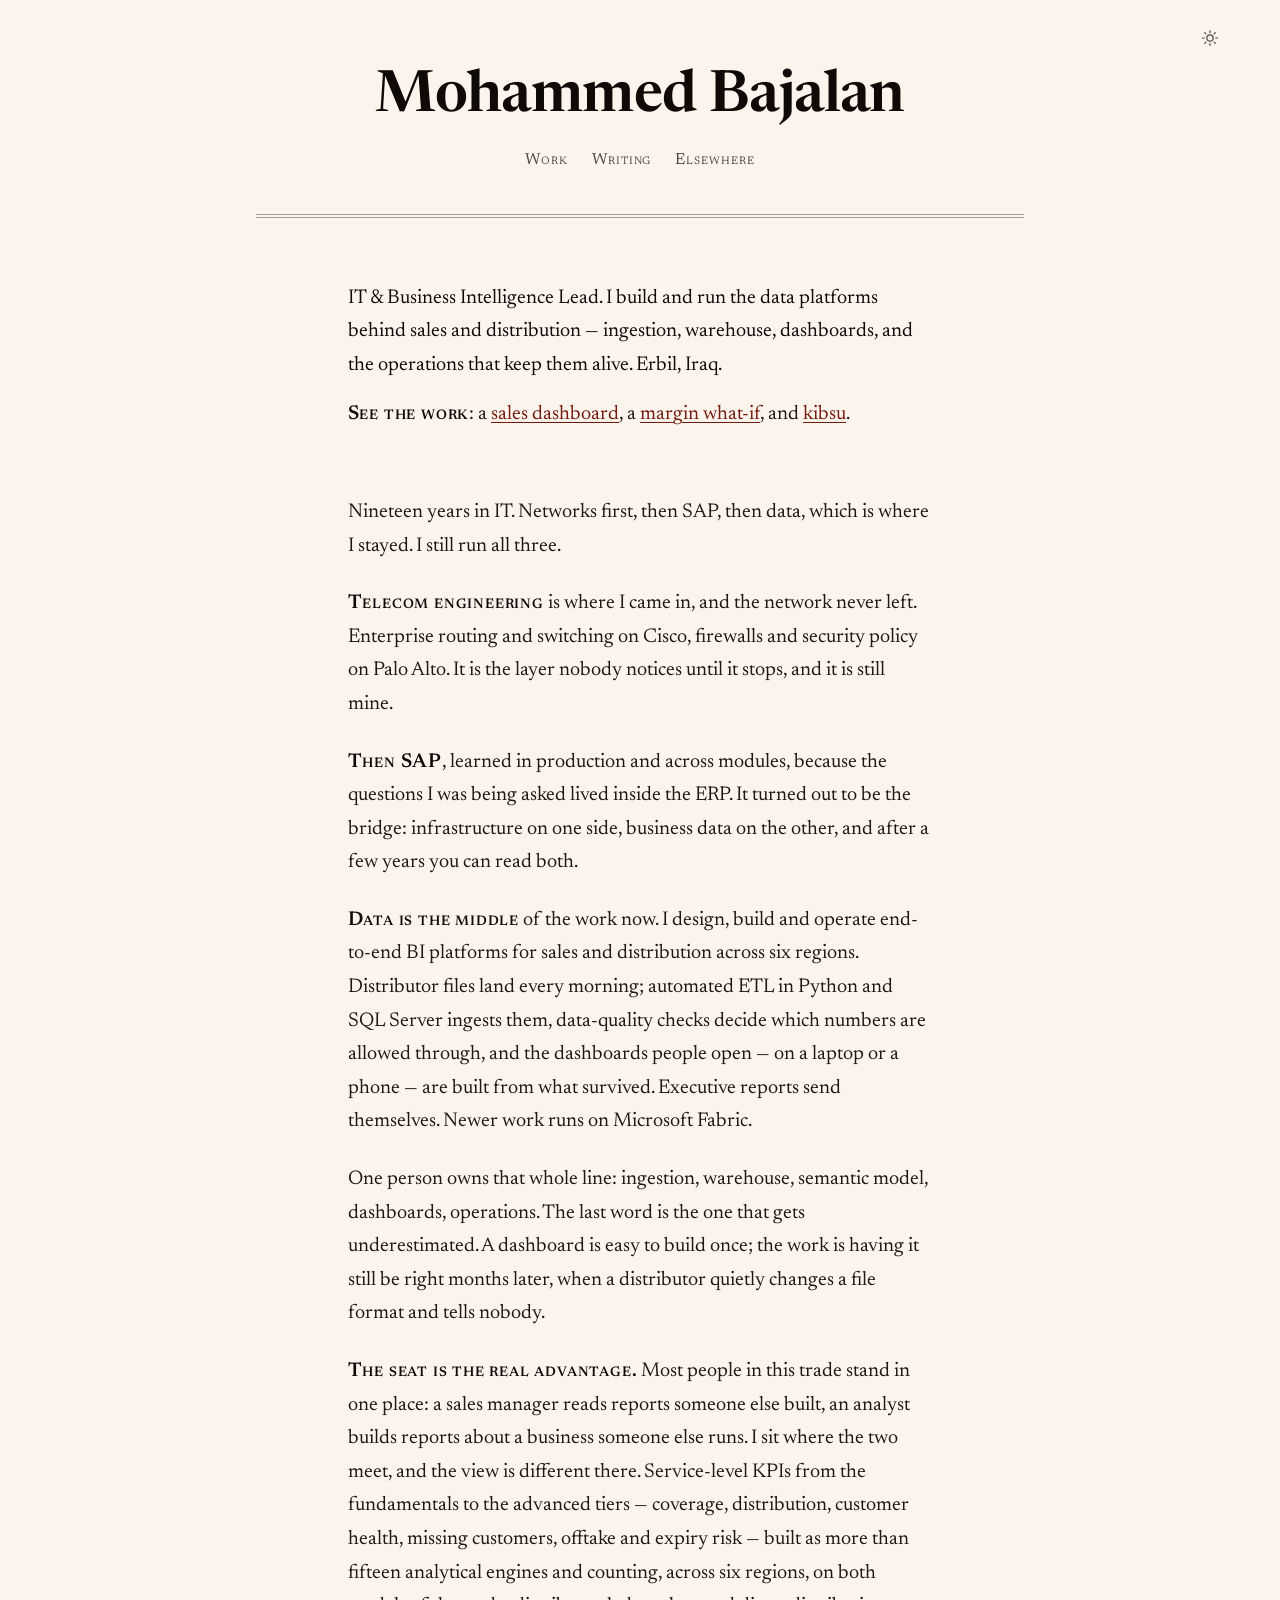
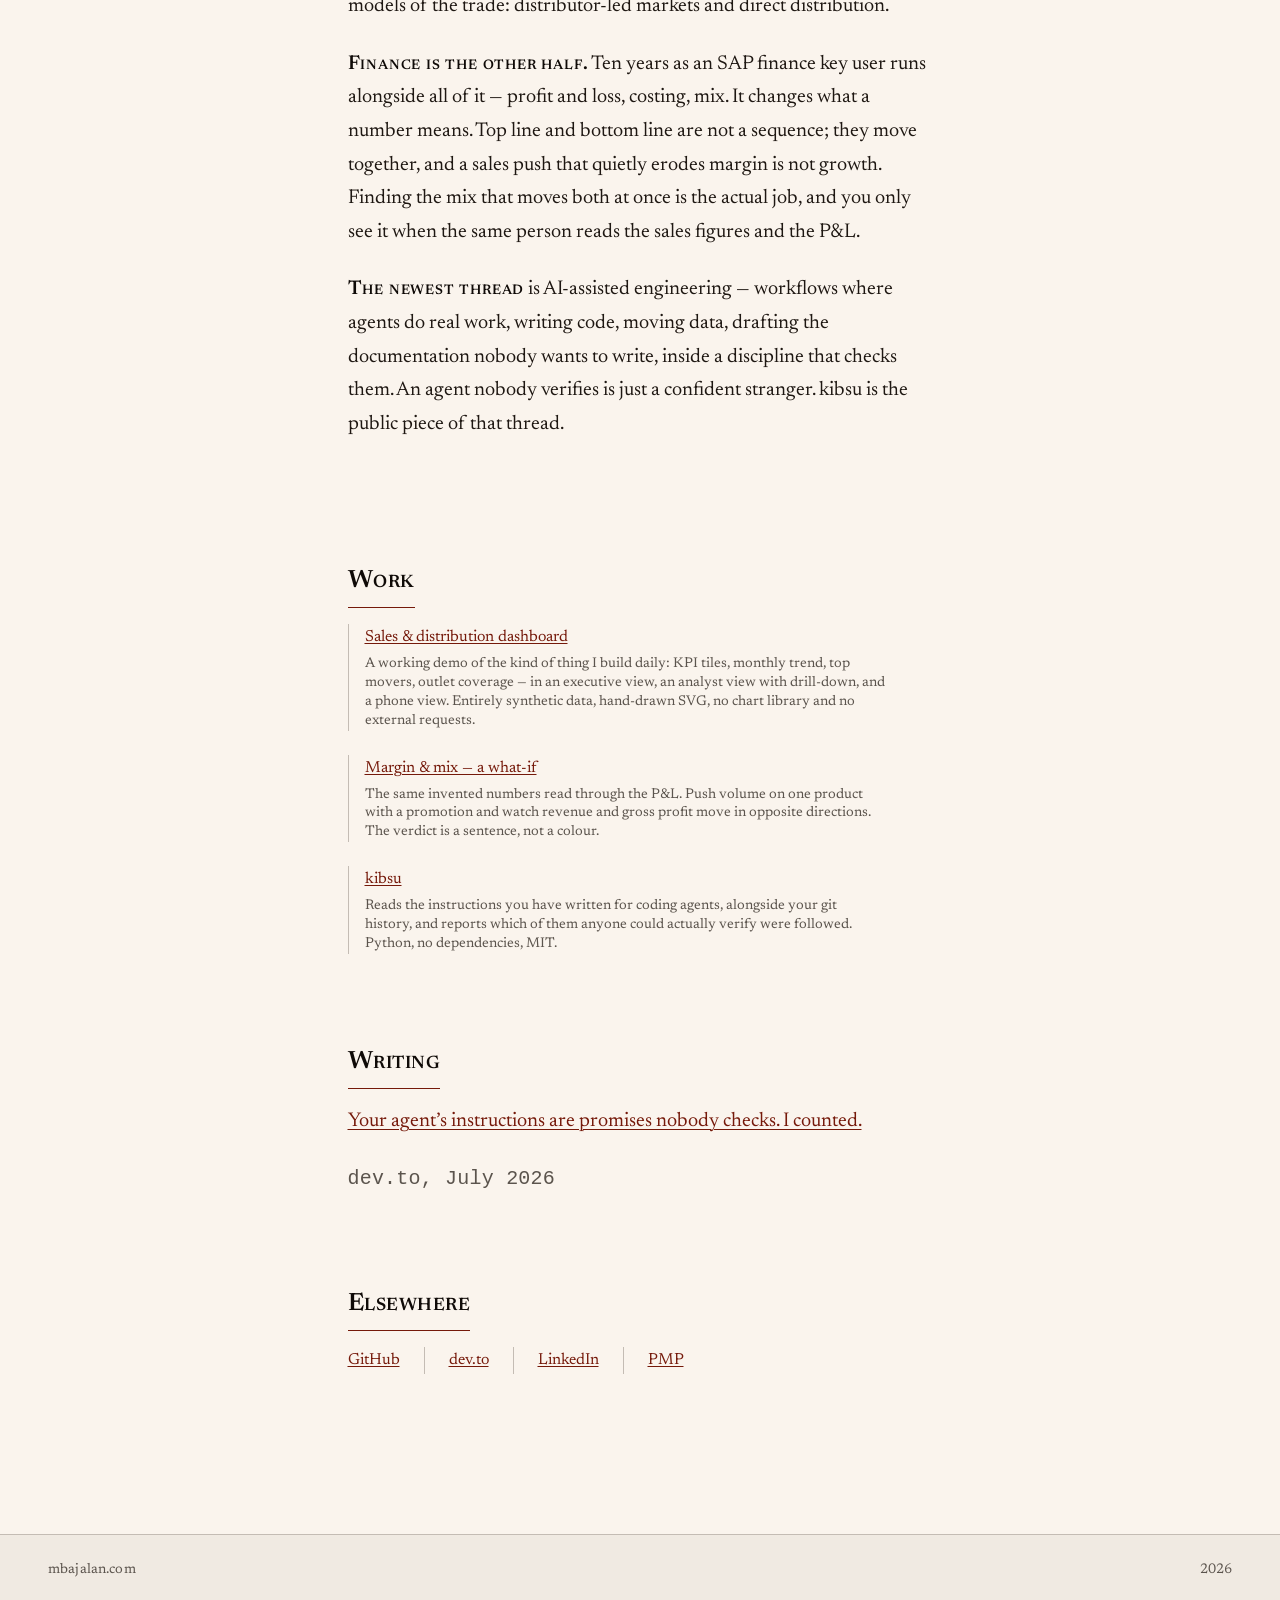
<file: index.html>
<!DOCTYPE html>
<html lang="en">
<head>
<meta charset="UTF-8">
<meta name="viewport" content="width=device-width, initial-scale=1">
<title>Mohammed Bajalan — IT &amp; Business Intelligence Lead</title>
<meta name="description" content="Mohammed Bajalan — IT &amp; Business Intelligence Lead in Erbil, Iraq. Nineteen years across networks, SAP and data. I build and run the BI platforms behind sales and distribution.">
<link rel="canonical" href="https://mbajalan.com/">
<link rel="icon" href="/favicon.svg" type="image/svg+xml">
<link rel="preload" href="/fonts/newsreader-latin.woff2" as="font" type="font/woff2" crossorigin>

<meta property="og:title" content="Mohammed Bajalan">
<meta property="og:description" content="IT &amp; Business Intelligence Lead. Nineteen years across networks, SAP and data. I build and run the BI platforms behind sales and distribution. Erbil, Iraq.">
<meta property="og:url" content="https://mbajalan.com/">
<meta property="og:type" content="website">
<meta property="og:site_name" content="Mohammed Bajalan">
<!-- Absolute URL, and a raster one: no platform accepts an SVG here, and none
     resolves a relative path reliably. The -v1 suffix is the cache handle —
     these are cached by URL, so a new card means a new filename. -->
<meta property="og:image" content="https://mbajalan.com/og/card-home-v1.png">
<meta property="og:image:type" content="image/png">
<meta property="og:image:width" content="1200">
<meta property="og:image:height" content="630">
<meta property="og:image:alt" content="Mohammed Bajalan — IT &amp; Business Intelligence Lead. Nineteen years across networks, SAP and data.">

<meta name="twitter:card" content="summary_large_image">
<meta name="twitter:title" content="Mohammed Bajalan">
<meta name="twitter:description" content="IT &amp; Business Intelligence Lead. Nineteen years across networks, SAP and data. I build and run the BI platforms behind sales and distribution. Erbil, Iraq.">
<meta name="twitter:image" content="https://mbajalan.com/og/card-home-v1.png">
<meta name="twitter:image:alt" content="Mohammed Bajalan — IT &amp; Business Intelligence Lead. Nineteen years across networks, SAP and data.">

<!-- Applies a stored theme before first paint, so a reader who chose dark
     never sees a white flash. The rest of the theming is pure CSS. -->
<script>try{var t=localStorage.getItem('theme');if(t==='dark'||t==='light')document.documentElement.dataset.theme=t}catch(e){}</script>

<link rel="stylesheet" href="tokens.css">
<link rel="stylesheet" href="styles.css">

<script type="application/ld+json">
{
  "@context": "https://schema.org",
  "@type": "Person",
  "name": "Mohammed Bajalan",
  "url": "https://mbajalan.com",
  "sameAs": [
    "https://github.com/M-Bajalan",
    "https://dev.to/mbajalan",
    "https://www.linkedin.com/in/mohammed-bajalan/"
  ],
  "jobTitle": "IT & Business Intelligence Lead",
  "knowsAbout": [
    "Business Intelligence",
    "Data Engineering",
    "ETL",
    "SQL Server",
    "Python",
    "Microsoft Fabric",
    "Data Quality",
    "SAP",
    "Profit & Loss Analysis",
    "Enterprise Networking",
    "Network Security"
  ],
  "hasCredential": {
    "@type": "EducationalOccupationalCredential",
    "name": "Project Management Professional (PMP)",
    "credentialCategory": "certification",
    "recognizedBy": {
      "@type": "Organization",
      "name": "Project Management Institute"
    },
    "url": "https://www.credly.com/badges/4e7bd876-6b02-49ed-9a65-57920fde4434"
  },
  "address": {
    "@type": "PostalAddress",
    "addressLocality": "Erbil",
    "addressCountry": "IQ"
  }
}
</script>
</head>
<body>
<a class="skip-link" href="#main">Skip to content</a>

<header class="nav-mast">
  <h1 class="mast-name">Mohammed Bajalan</h1>
  <nav class="mast-nav" aria-label="Primary">
    <ul>
      <li><a href="#work">Work</a></li>
      <li><a href="#writing">Writing</a></li>
      <li><a href="#elsewhere">Elsewhere</a></li>
    </ul>
  </nav>
  <button class="theme-toggle" type="button" hidden aria-label="Switch theme"></button>
  <hr class="mast-rule" aria-hidden="true">
</header>

<main id="main">
  <article class="prose">
    <p class="lede">IT &amp; Business Intelligence Lead. I build and run the data platforms behind sales and distribution &mdash; ingestion, warehouse, dashboards, and the operations that keep them alive. Erbil, Iraq.</p>

    <p class="see-work"><span class="run-in">See the work</span>: a <a href="/demo/sales/">sales dashboard</a>, a <a href="/demo/margin/">margin what-if</a>, and <a href="/kibsu/">kibsu</a>.</p>

    <p>Nineteen years in IT. Networks first, then SAP, then data, which is where I stayed. I still run all three.</p>

    <p><span class="run-in">Telecom engineering</span> is where I came in, and the network never left. Enterprise routing and switching on Cisco, firewalls and security policy on Palo Alto. It is the layer nobody notices until it stops, and it is still mine.</p>

    <p><span class="run-in">Then SAP</span>, learned in production and across modules, because the questions I was being asked lived inside the ERP. It turned out to be the bridge: infrastructure on one side, business data on the other, and after a few years you can read both.</p>

    <p><span class="run-in">Data is the middle</span> of the work now. I design, build and operate end-to-end BI platforms for sales and distribution across six regions. Distributor files land every morning; automated ETL in Python and SQL Server ingests them, data-quality checks decide which numbers are allowed through, and the dashboards people open &mdash; on a laptop or a phone &mdash; are built from what survived. Executive reports send themselves. Newer work runs on Microsoft Fabric.</p>

    <p>One person owns that whole line: ingestion, warehouse, semantic model, dashboards, operations. The last word is the one that gets underestimated. A dashboard is easy to build once; the work is having it still be right months later, when a distributor quietly changes a file format and tells nobody.</p>

    <p><span class="run-in">The seat is the real advantage.</span> Most people in this trade stand in one place: a sales manager reads reports someone else built, an analyst builds reports about a business someone else runs. I sit where the two meet, and the view is different there. Service-level KPIs from the fundamentals to the advanced tiers &mdash; coverage, distribution, customer health, missing customers, offtake and expiry risk &mdash; built as more than fifteen analytical engines and counting, across six regions, on both models of the trade: distributor-led markets and direct distribution.</p>

    <p><span class="run-in">Finance is the other half.</span> Ten years as an SAP finance key user runs alongside all of it &mdash; profit and loss, costing, mix. It changes what a number means. Top line and bottom line are not a sequence; they move together, and a sales push that quietly erodes margin is not growth. Finding the mix that moves both at once is the actual job, and you only see it when the same person reads the sales figures and the P&amp;L.</p>

    <p><span class="run-in">The newest thread</span> is AI-assisted engineering &mdash; workflows where agents do real work, writing code, moving data, drafting the documentation nobody wants to write, inside a discipline that checks them. An agent nobody verifies is just a confident stranger. kibsu is the public piece of that thread.</p>

    <h2 class="inline" id="work">Work</h2>
    <ul class="work">
      <li>
        <p class="work-name"><a href="/demo/sales/">Sales &amp; distribution dashboard</a></p>
        <span class="work-note">A working demo of the kind of thing I build daily: KPI tiles, monthly trend, top movers, outlet coverage &mdash; in an executive view, an analyst view with drill-down, and a phone view. Entirely synthetic data, hand-drawn SVG, no chart library and no external requests.</span>
      </li>
      <li>
        <p class="work-name"><a href="/demo/margin/">Margin &amp; mix &mdash; a what-if</a></p>
        <span class="work-note">The same invented numbers read through the P&amp;L. Push volume on one product with a promotion and watch revenue and gross profit move in opposite directions. The verdict is a sentence, not a colour.</span>
      </li>
      <li>
        <p class="work-name"><a href="/kibsu/">kibsu</a></p>
        <span class="work-note">Reads the instructions you have written for coding agents, alongside your git history, and reports which of them anyone could actually verify were followed. Python, no dependencies, MIT.</span>
      </li>
    </ul>

    <h2 class="inline" id="writing">Writing</h2>
    <p><a href="https://dev.to/mbajalan/your-agents-instructions-are-promises-nobody-checks-i-counted-22in">Your agent&rsquo;s instructions are promises nobody checks. I counted.</a></p>
    <p class="meta">dev.to, July 2026</p>

    <h2 class="inline" id="elsewhere">Elsewhere</h2>
    <ul class="elsewhere">
      <li><a href="https://github.com/M-Bajalan">GitHub</a></li>
      <li><a href="https://dev.to/mbajalan">dev.to</a></li>
      <li><a href="https://www.linkedin.com/in/mohammed-bajalan/">LinkedIn</a></li>
      <li><a href="https://www.credly.com/badges/4e7bd876-6b02-49ed-9a65-57920fde4434">PMP</a></li>
    </ul>
  </article>
</main>

<footer class="foot-mast">
  <p class="foot-domain">mbajalan.com</p>
  <p class="foot-year">2026</p>
</footer>
<script src="/site.js" defer></script>
</body>
</html>
</file>
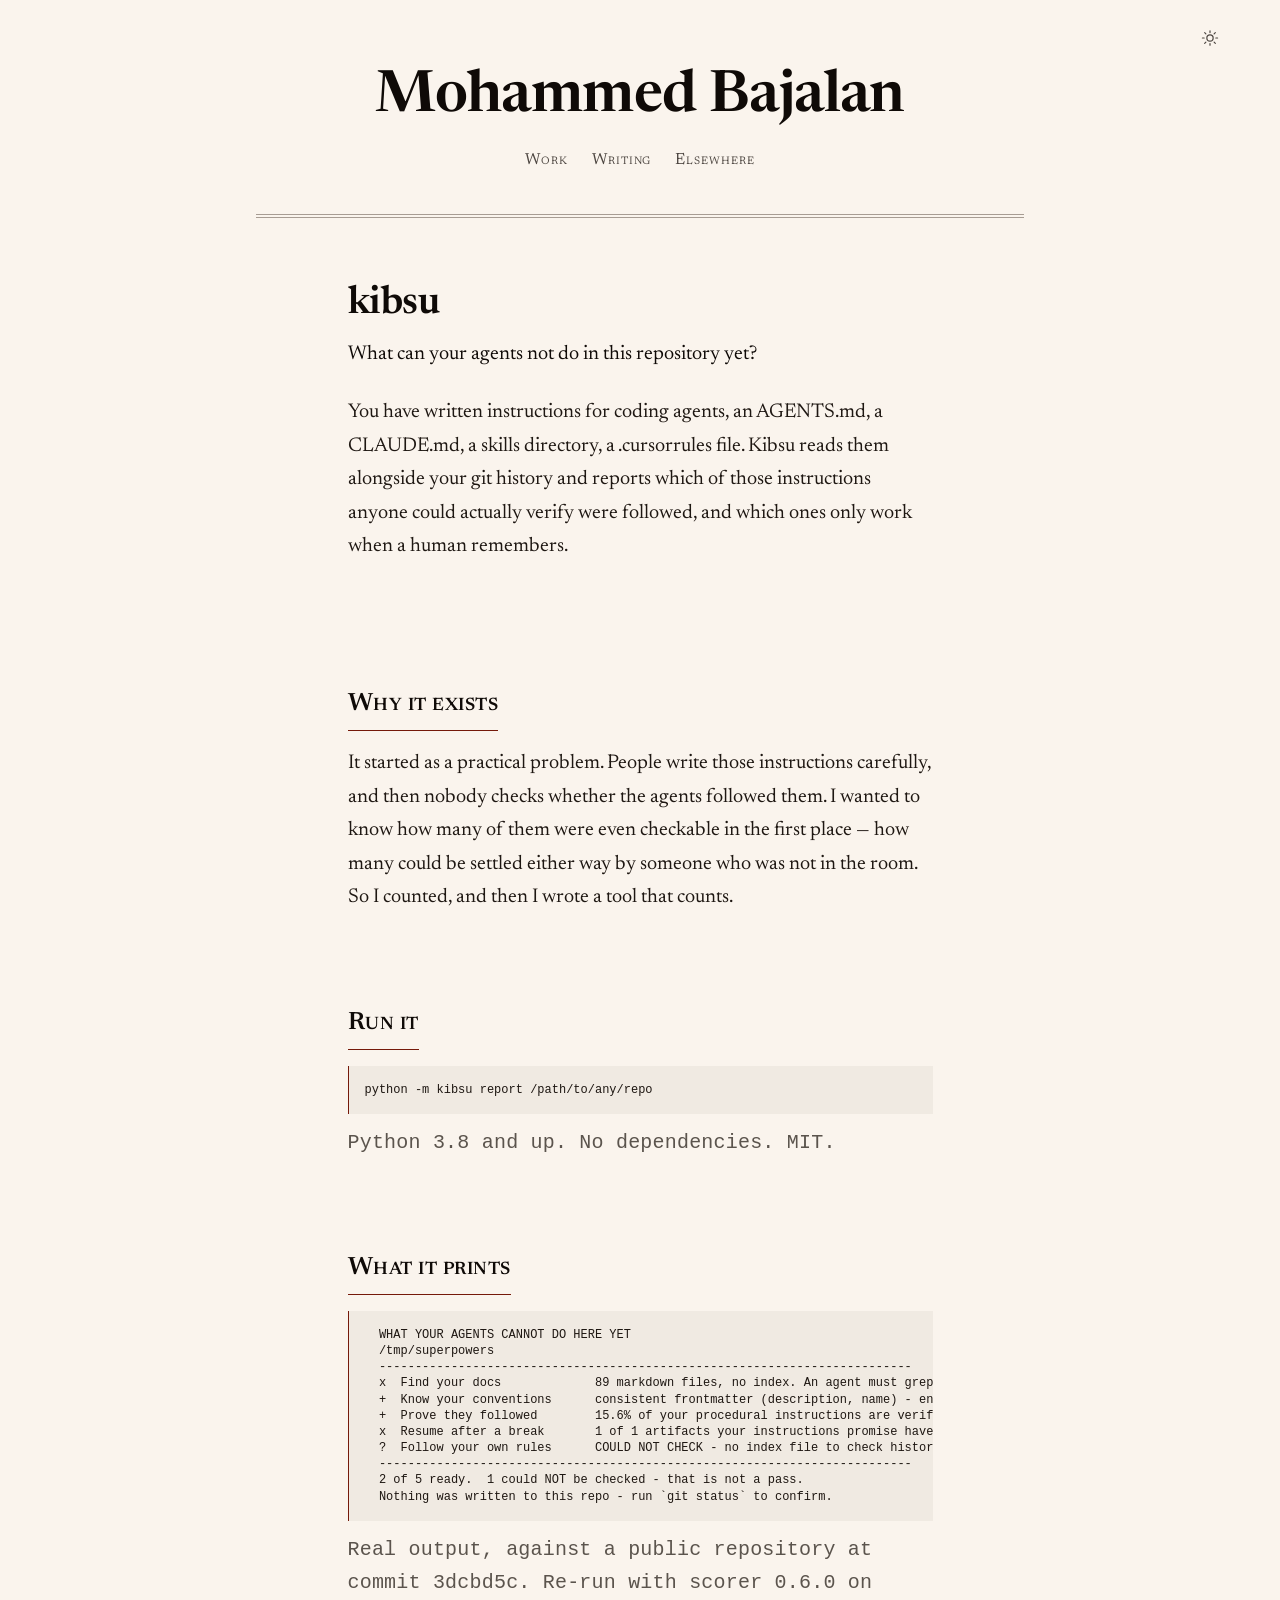
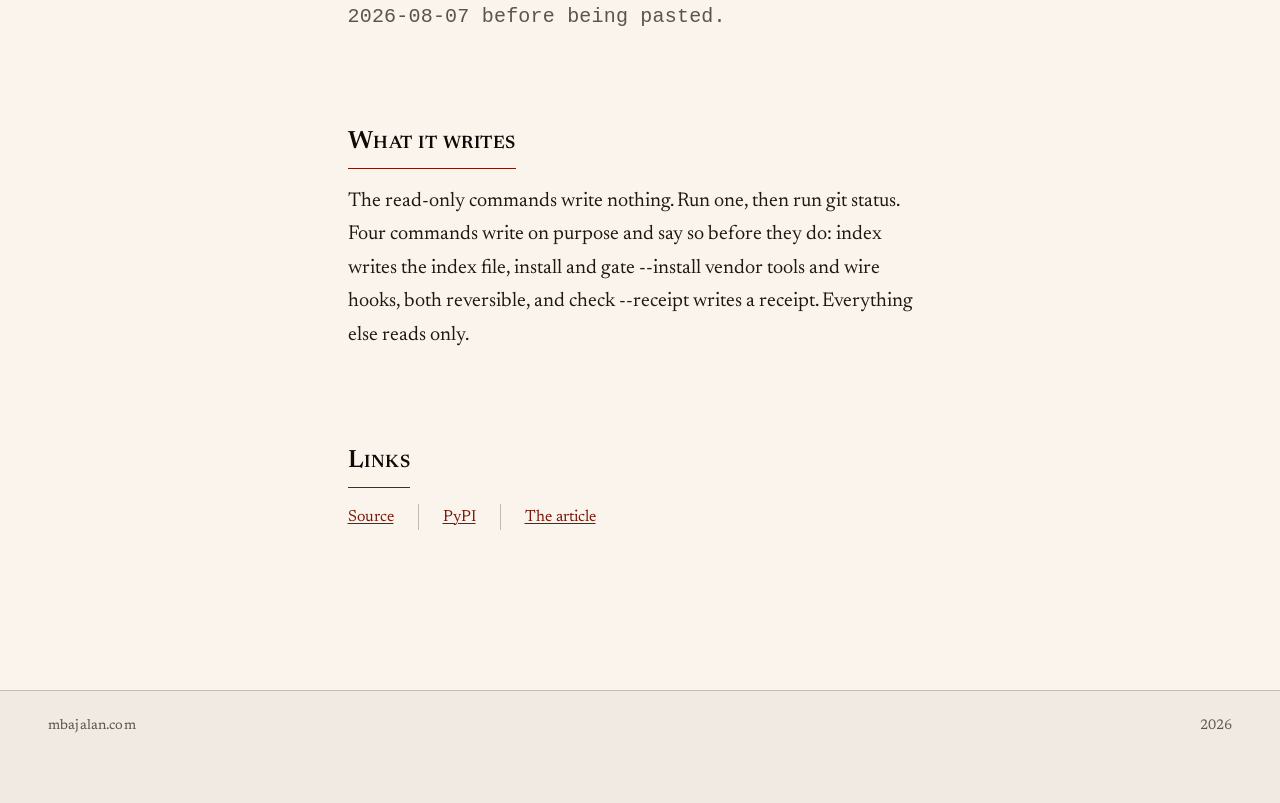
<file: kibsu/index.html>
<!DOCTYPE html>
<html lang="en">
<head>
<meta charset="UTF-8">
<meta name="viewport" content="width=device-width, initial-scale=1">
<title>kibsu — Mohammed Bajalan</title>
<meta name="description" content="Kibsu reads your coding-agent instructions and reports which of them can actually be verified. Open source, no dependencies, MIT.">
<link rel="canonical" href="https://mbajalan.com/kibsu/">
<link rel="icon" href="/favicon.svg" type="image/svg+xml">
<link rel="preload" href="/fonts/newsreader-latin.woff2" as="font" type="font/woff2" crossorigin>

<meta property="og:title" content="kibsu">
<meta property="og:description" content="Reads your coding-agent instructions and reports which of them can actually be verified.">
<meta property="og:url" content="https://mbajalan.com/kibsu/">
<meta property="og:type" content="website">
<meta property="og:site_name" content="Mohammed Bajalan">
<meta property="og:image" content="https://mbajalan.com/og/card-kibsu-v1.png">
<meta property="og:image:type" content="image/png">
<meta property="og:image:width" content="1200">
<meta property="og:image:height" content="630">
<meta property="og:image:alt" content="kibsu — open source, Python, no dependencies, MIT. Reads the instructions written for coding agents and reports which of them could actually be verified.">

<meta name="twitter:card" content="summary_large_image">
<meta name="twitter:title" content="kibsu">
<meta name="twitter:description" content="Reads your coding-agent instructions and reports which of them can actually be verified.">
<meta name="twitter:image" content="https://mbajalan.com/og/card-kibsu-v1.png">
<meta name="twitter:image:alt" content="kibsu — open source, Python, no dependencies, MIT. Reads the instructions written for coding agents and reports which of them could actually be verified.">

<!-- Applies a stored theme before first paint, so a reader who chose dark
     never sees a white flash. The rest of the theming is pure CSS. -->
<script>try{var t=localStorage.getItem('theme');if(t==='dark'||t==='light')document.documentElement.dataset.theme=t}catch(e){}</script>

<link rel="stylesheet" href="/tokens.css">
<link rel="stylesheet" href="/styles.css">

<script type="application/ld+json">
{
  "@context": "https://schema.org",
  "@type": "SoftwareApplication",
  "name": "kibsu",
  "url": "https://mbajalan.com/kibsu/",
  "applicationCategory": "DeveloperApplication",
  "operatingSystem": "Linux, macOS, Windows",
  "license": "https://opensource.org/licenses/MIT",
  "codeRepository": "https://github.com/M-Bajalan/kibsu",
  "downloadUrl": "https://pypi.org/project/kibsu/",
  "programmingLanguage": "Python",
  "description": "Reads your coding-agent instructions and reports which of them can actually be verified.",
  "author": {
    "@type": "Person",
    "name": "Mohammed Bajalan",
    "url": "https://mbajalan.com"
  }
}
</script>
</head>
<body>
<a class="skip-link" href="#main">Skip to content</a>

<header class="nav-mast">
  <p class="mast-name"><a href="/">Mohammed Bajalan</a></p>
  <nav class="mast-nav" aria-label="Primary">
    <ul>
      <li><a href="/#work">Work</a></li>
      <li><a href="/#writing">Writing</a></li>
      <li><a href="/#elsewhere">Elsewhere</a></li>
    </ul>
  </nav>
  <button class="theme-toggle" type="button" hidden aria-label="Switch theme"></button>
  <hr class="mast-rule" aria-hidden="true">
</header>

<main id="main">
  <article class="prose">
    <h1 class="page-title">kibsu</h1>
    <p class="lede">What can your agents not do in this repository yet?</p>

    <p>You have written instructions for coding agents, an AGENTS.md, a CLAUDE.md, a skills directory, a .cursorrules file. Kibsu reads them alongside your git history and reports which of those instructions anyone could actually verify were followed, and which ones only work when a human remembers.</p>

    <h2 class="inline" id="why">Why it exists</h2>
    <p>It started as a practical problem. People write those instructions carefully, and then nobody checks whether the agents followed them. I wanted to know how many of them were even checkable in the first place &mdash; how many could be settled either way by someone who was not in the room. So I counted, and then I wrote a tool that counts.</p>

    <h2 class="inline" id="run">Run it</h2>
    <pre class="cmd">python -m kibsu report /path/to/any/repo</pre>
    <p class="meta">Python 3.8 and up. No dependencies. MIT.</p>

    <h2 class="inline" id="output">What it prints</h2>
    <pre class="output">  WHAT YOUR AGENTS CANNOT DO HERE YET
  /tmp/superpowers
  --------------------------------------------------------------------------
  x  Find your docs             89 markdown files, no index. An agent must grep the tree.
  +  Know your conventions      consistent frontmatter (description, name) - enforceable.
  +  Prove they followed        15.6% of your procedural instructions are verifiable (above the 9.4% public median).
  x  Resume after a break       1 of 1 artifacts your instructions promise have never existed in any commit.
  ?  Follow your own rules      COULD NOT CHECK - no index file to check history against (looked for docs/index.json, .kibsu/index.json, docs/index.json).
  --------------------------------------------------------------------------
  2 of 5 ready.  1 could NOT be checked - that is not a pass.
  Nothing was written to this repo - run `git status` to confirm.</pre>
    <p class="meta">Real output, against a public repository at commit 3dcbd5c. Re-run with scorer 0.6.0 on 2026-08-07 before being pasted.</p>

    <h2 class="inline" id="writes">What it writes</h2>
    <p>The read-only commands write nothing. Run one, then run git status. Four commands write on purpose and say so before they do: index writes the index file, install and gate --install vendor tools and wire hooks, both reversible, and check --receipt writes a receipt. Everything else reads only.</p>

    <h2 class="inline" id="links">Links</h2>
    <ul class="elsewhere">
      <li><a href="https://github.com/M-Bajalan/kibsu">Source</a></li>
      <li><a href="https://pypi.org/project/kibsu/">PyPI</a></li>
      <li><a href="https://dev.to/mbajalan/your-agents-instructions-are-promises-nobody-checks-i-counted-22in">The article</a></li>
    </ul>
  </article>
</main>

<footer class="foot-mast">
  <p class="foot-domain">mbajalan.com</p>
  <p class="foot-year">2026</p>
</footer>
<script src="/site.js" defer></script>
</body>
</html>
</file>
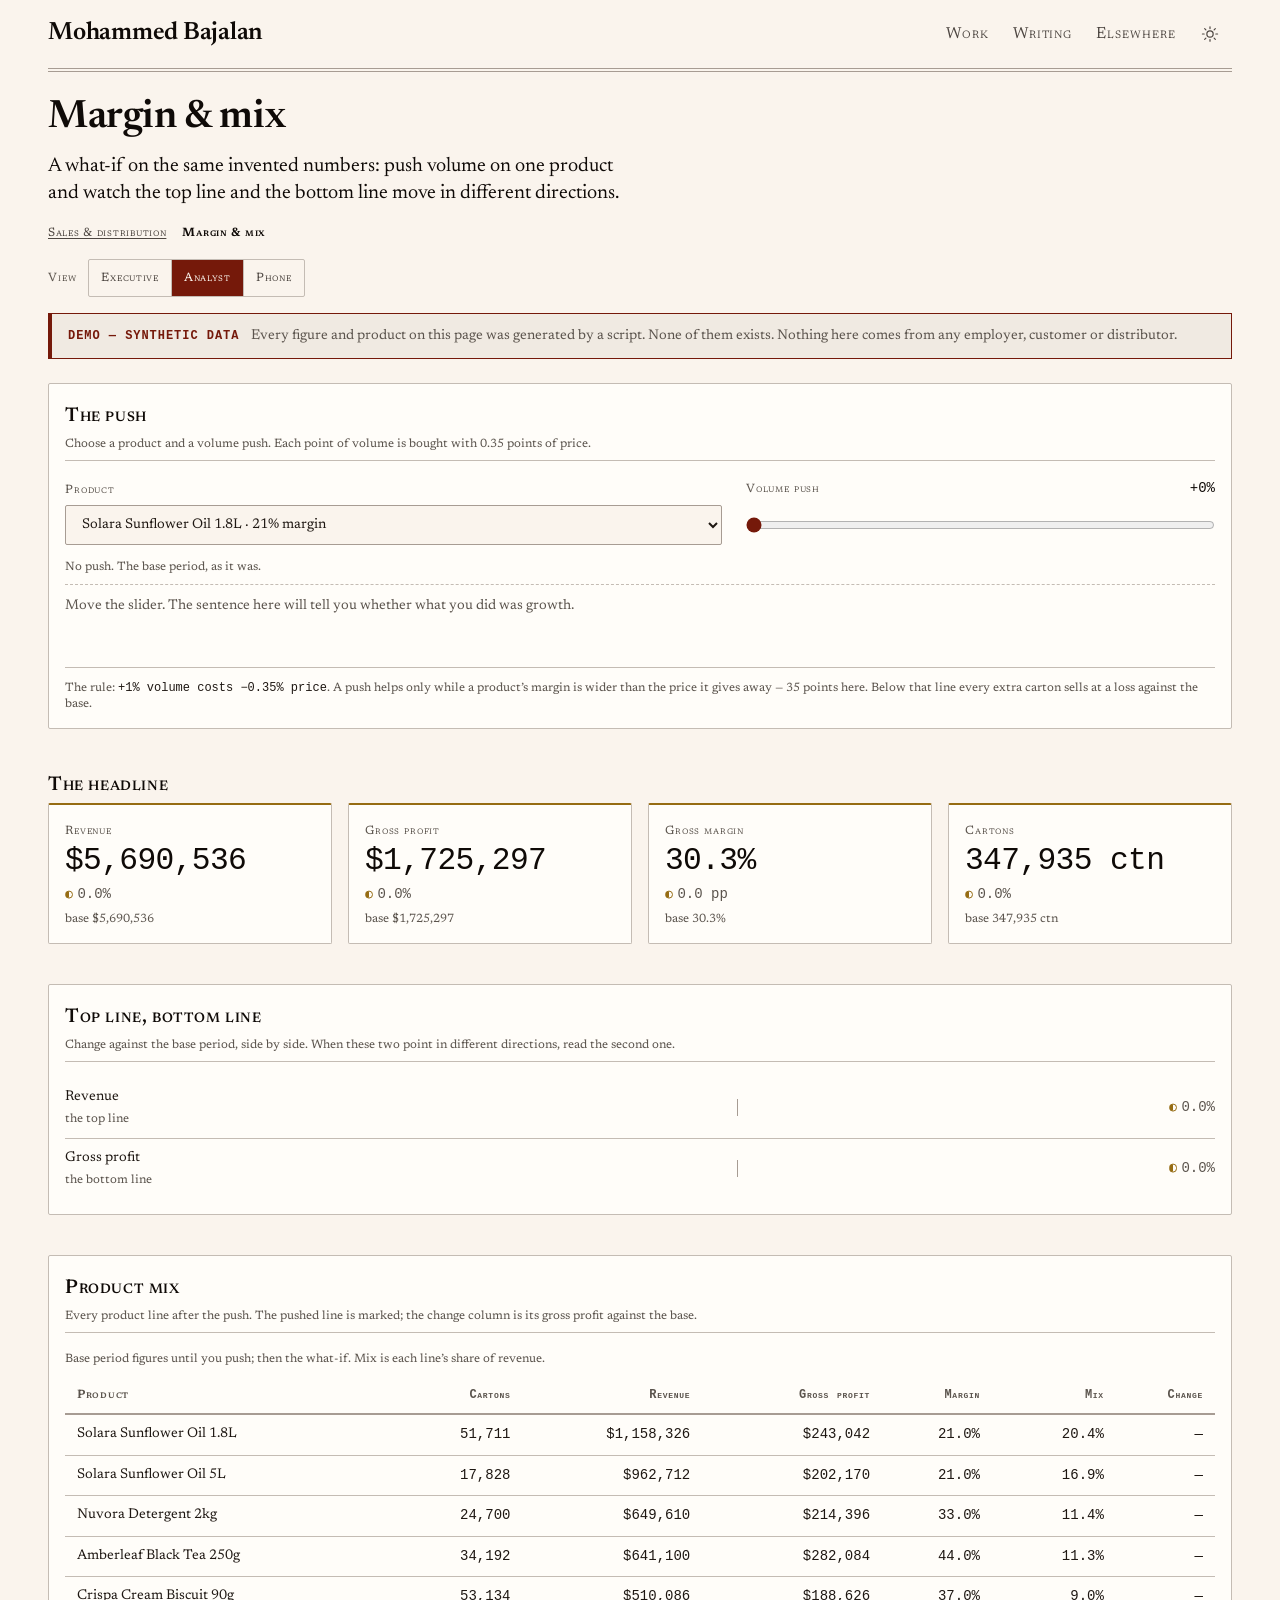
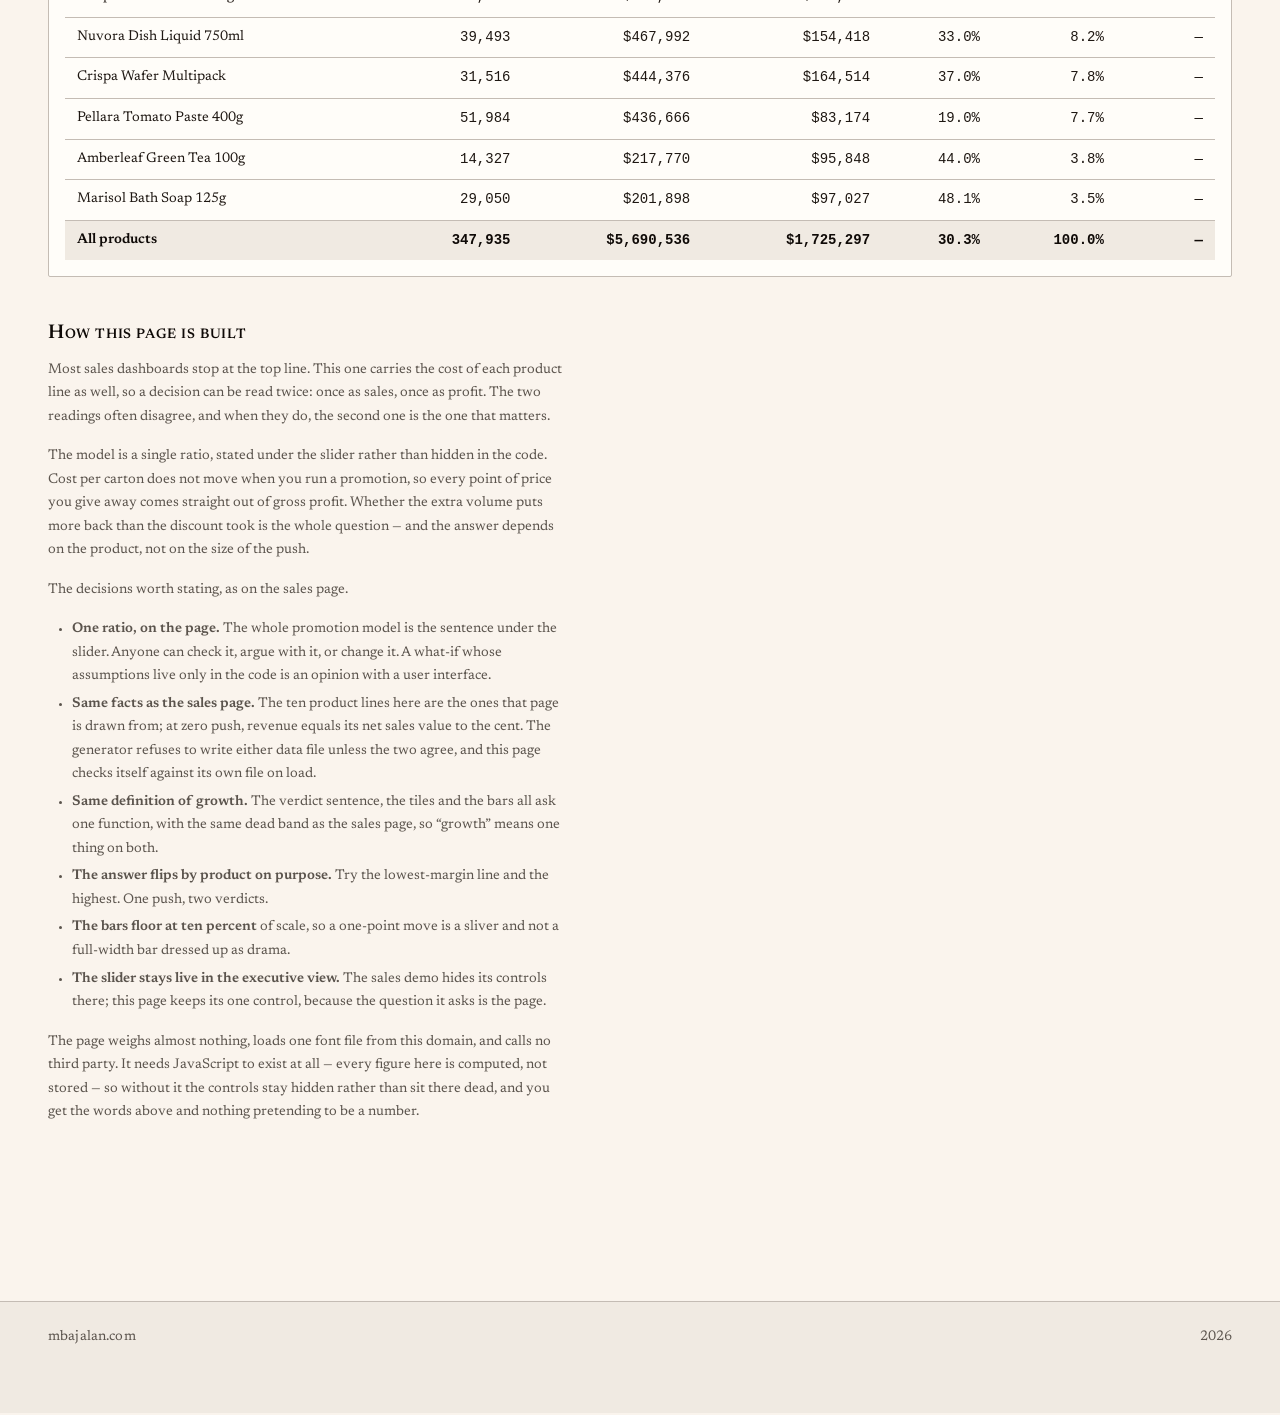
<file: demo/margin/index.html>
<!DOCTYPE html>
<html lang="en" data-themes="light dark terminal">
<head>
<meta charset="UTF-8">
<meta name="viewport" content="width=device-width, initial-scale=1">
<title>Margin &amp; mix — demo what-if — Mohammed Bajalan</title>
<meta name="description" content="A what-if on synthetic data: push volume on one product with a promotion and watch revenue and gross profit move in different directions. The verdict is a sentence, not a colour.">
<link rel="canonical" href="https://mbajalan.com/demo/margin/">
<link rel="icon" href="/favicon.svg" type="image/svg+xml">
<link rel="preload" href="/fonts/newsreader-latin.woff2" as="font" type="font/woff2" crossorigin>

<meta property="og:title" content="Margin &amp; mix — demo what-if">
<meta property="og:description" content="Push volume on one product and watch the top line and the bottom line move in different directions. Synthetic data, no library, no external requests.">
<meta property="og:url" content="https://mbajalan.com/demo/margin/">
<meta property="og:type" content="website">
<meta property="og:site_name" content="Mohammed Bajalan">
<meta property="og:image" content="https://mbajalan.com/og/card-margin-v1.png">
<meta property="og:image:type" content="image/png">
<meta property="og:image:width" content="1200">
<meta property="og:image:height" content="630">
<meta property="og:image:alt" content="Margin and mix — a demo what-if on synthetic data. Push volume on one product and watch revenue and gross profit move in different directions.">

<meta name="twitter:card" content="summary_large_image">
<meta name="twitter:title" content="Margin &amp; mix — demo what-if">
<meta name="twitter:description" content="Push volume on one product and watch the top line and the bottom line move in different directions. Synthetic data, no library, no external requests.">
<meta name="twitter:image" content="https://mbajalan.com/og/card-margin-v1.png">
<meta name="twitter:image:alt" content="Margin and mix — a demo what-if on synthetic data. Push volume on one product and watch revenue and gross profit move in different directions.">

<!-- Applies the stored theme and view before first paint, so a reader who
     chose dark never sees a white flash and a reader who chose the phone
     view never sees the wide layout snap into a frame. The rest of the
     theming is pure CSS. -->
<script>try{var t=localStorage.getItem('theme');if(t==='dark'||t==='light'||t==='terminal')document.documentElement.dataset.theme=t;var q=new URLSearchParams(location.search).get('view')||localStorage.getItem('demo-view');if(q==='executive'||(q==='phone'&&!window.matchMedia('(max-width: 40rem)').matches))document.documentElement.dataset.view=q}catch(e){}</script>

<!-- Nearly everything on this page is drawn or switched on by script: the
     slider and its product list, the tiles, the bars, the view bar, the
     theme switch. Left alone, a browser paints the page first and lets
     those arrive afterwards, each one pushing whatever is under it down the
     screen. So the document is marked as loading here, before anything is
     painted, and the mark comes off the moment the scripts have run.
     dashboard.css keeps the page invisible while it is on. It is set and
     cleared from this one line, so it does not depend on any other file
     arriving, and five seconds is the longest it will wait. With JavaScript
     off it is never set at all. -->
<script>(function(d,r){function show(){r.classList.remove('is-loading')}r.classList.add('is-loading');d.addEventListener('DOMContentLoaded',show);setTimeout(show,5000)})(document,document.documentElement)</script>

<link rel="stylesheet" href="/tokens.css">
<link rel="stylesheet" href="/styles.css">
<link rel="stylesheet" href="/demo/dashboard.css">
<link rel="stylesheet" href="/demo/views.css">
<link rel="stylesheet" href="/demo/terminal.css">
<link rel="stylesheet" href="/demo/motion.css">
<link rel="stylesheet" href="/demo/margin.css">
</head>
<body>
<a class="skip-link" href="#main">Skip to content</a>

<header class="nav-mast nav-mast-running">
  <p class="mast-name"><a href="/">Mohammed Bajalan</a></p>
  <nav class="mast-nav" aria-label="Primary">
    <ul>
      <li><a href="/#work">Work</a></li>
      <li><a href="/#writing">Writing</a></li>
      <li><a href="/#elsewhere">Elsewhere</a></li>
    </ul>
  </nav>
  <button class="theme-toggle" type="button" hidden aria-label="Switch theme"></button>
  <hr class="mast-rule" aria-hidden="true">
</header>

<main id="main">
  <div class="dash">

    <div class="prose-intro prose-intro-hero">
      <h1 class="page-title">Margin &amp; mix</h1>
      <p class="lede">A what-if on the same invented numbers: push volume on one product and watch the top line and the bottom line move in different directions.</p>
      <nav class="demo-nav" aria-label="Demos">
        <a href="/demo/sales/">Sales &amp; distribution</a>
        <span aria-current="page">Margin &amp; mix</span>
      </nav>
    </div>

    <!-- Built by views.js: a small-caps "View" label and three buttons
         (Executive / Analyst / Phone). Ships hidden and empty so there is
         no dead control with JavaScript off. -->
    <div class="view-bar" data-view-bar hidden></div>

    <p class="demo-banner">
      <strong>Demo — synthetic data</strong>
      <span>Every figure and product on this page was generated by a script. None of them exists. Nothing here comes from any employer, customer or distributor.</span>
    </p>

    <section class="panel" aria-labelledby="push-h">
      <div class="panel-head">
        <div>
          <h2 class="panel-title" id="push-h">The push</h2>
          <p class="panel-sub">Choose a product and a volume push. Each point of volume is bought with 0.35 points of price.</p>
        </div>
      </div>

      <!-- Ships hidden and is revealed by margin.js, which is also what
           fills the product list and wires the slider. With JavaScript off
           there is no empty dropdown and no dead slider on the page — the
           same idiom as the theme toggle and the view bar. -->
      <div class="whatif-controls" hidden>
        <div class="whatif-field">
          <label class="whatif-label" for="push-sku">Product</label>
          <select id="push-sku" data-sku></select>
        </div>
        <div class="whatif-field">
          <label class="whatif-label" for="push-range">Volume push <output data-push-out for="push-range">+0%</output></label>
          <input id="push-range" type="range" min="0" max="40" step="1" value="0" data-push aria-describedby="push-readout">
        </div>
      </div>

      <p class="readout" id="push-readout" data-push-readout></p>
      <!-- The answer sits under the question. On a phone the slider and this
           sentence used to be more than a screen apart, so the one thing the
           page exists to say was out of sight while you dragged. -->
      <p class="verdict-line" data-verdict aria-live="polite"></p>
      <p class="whatif-rule">The rule: <strong>+1% volume costs &minus;0.35% price</strong>. A push helps only while a product&rsquo;s margin is wider than the price it gives away &mdash; 35 points here. Below that line every extra carton sells at a loss against the base.</p>
    </section>

    <section aria-labelledby="kpi-h">
      <h2 class="panel-title" id="kpi-h">The headline</h2>
      <div class="kpi-grid" data-kpis></div>
    </section>

    <section class="panel" aria-labelledby="tlbl-h">
      <div class="panel-head">
        <div>
          <h2 class="panel-title" id="tlbl-h">Top line, bottom line</h2>
          <p class="panel-sub">Change against the base period, side by side. When these two point in different directions, read the second one.</p>
        </div>
      </div>
      <div class="movers" data-tlbl></div>
    </section>

    <section class="panel" aria-labelledby="mix-h" data-view-hide="executive">
      <div class="panel-head">
        <div>
          <h2 class="panel-title" id="mix-h">Product mix</h2>
          <p class="panel-sub">Every product line after the push. The pushed line is marked; the change column is its gross profit against the base.</p>
        </div>
      </div>
      <div class="table-wrap">
        <table class="dtable">
          <caption>Base period figures until you push; then the what-if. Mix is each line&rsquo;s share of revenue.</caption>
          <thead>
            <tr>
              <th scope="col">Product</th>
              <th scope="col" class="num">Cartons</th>
              <th scope="col" class="num">Revenue</th>
              <th scope="col" class="num">Gross profit</th>
              <th scope="col" class="num">Margin</th>
              <th scope="col" class="num">Mix</th>
              <th scope="col" class="num">Change</th>
            </tr>
          </thead>
          <tbody data-mix></tbody>
        </table>
      </div>
    </section>

    <section class="dash-note" aria-labelledby="notes-h" data-view-hide="executive phone">
      <h2 id="notes-h">How this page is built</h2>
      <p>Most sales dashboards stop at the top line. This one carries the cost of each product line as well, so a decision can be read twice: once as sales, once as profit. The two readings often disagree, and when they do, the second one is the one that matters.</p>
      <p>The model is a single ratio, stated under the slider rather than hidden in the code. Cost per carton does not move when you run a promotion, so every point of price you give away comes straight out of gross profit. Whether the extra volume puts more back than the discount took is the whole question — and the answer depends on the product, not on the size of the push.</p>
      <p>The decisions worth stating, as on the sales page.</p>
      <ul>
        <li><strong>One ratio, on the page.</strong> The whole promotion model is the sentence under the slider. Anyone can check it, argue with it, or change it. A what-if whose assumptions live only in the code is an opinion with a user interface.</li>
        <li><strong>Same facts as the sales page.</strong> The ten product lines here are the ones that page is drawn from; at zero push, revenue equals its net sales value to the cent. The generator refuses to write either data file unless the two agree, and this page checks itself against its own file on load.</li>
        <li><strong>Same definition of growth.</strong> The verdict sentence, the tiles and the bars all ask one function, with the same dead band as the sales page, so &ldquo;growth&rdquo; means one thing on both.</li>
        <li><strong>The answer flips by product on purpose.</strong> Try the lowest-margin line and the highest. One push, two verdicts.</li>
        <li><strong>The bars floor at ten percent</strong> of scale, so a one-point move is a sliver and not a full-width bar dressed up as drama.</li>
        <li><strong>The slider stays live in the executive view.</strong> The sales demo hides its controls there; this page keeps its one control, because the question it asks is the page.</li>
      </ul>
      <p>The page weighs almost nothing, loads one font file from this domain, and calls no third party. It needs JavaScript to exist at all &mdash; every figure here is computed, not stored &mdash; so without it the controls stay hidden rather than sit there dead, and you get the words above and nothing pretending to be a number.</p>
    </section>

  </div>
</main>

<footer class="foot-mast">
  <p class="foot-domain">mbajalan.com</p>
  <p class="foot-year">2026</p>
</footer>

<script src="/site.js" defer></script>
<script src="/demo/margin-data.js" defer></script>
<script src="/demo/margin.js" defer></script>
<script src="/demo/views.js" defer></script>
<script src="/demo/motion.js" defer></script>
</body>
</html>
</file>
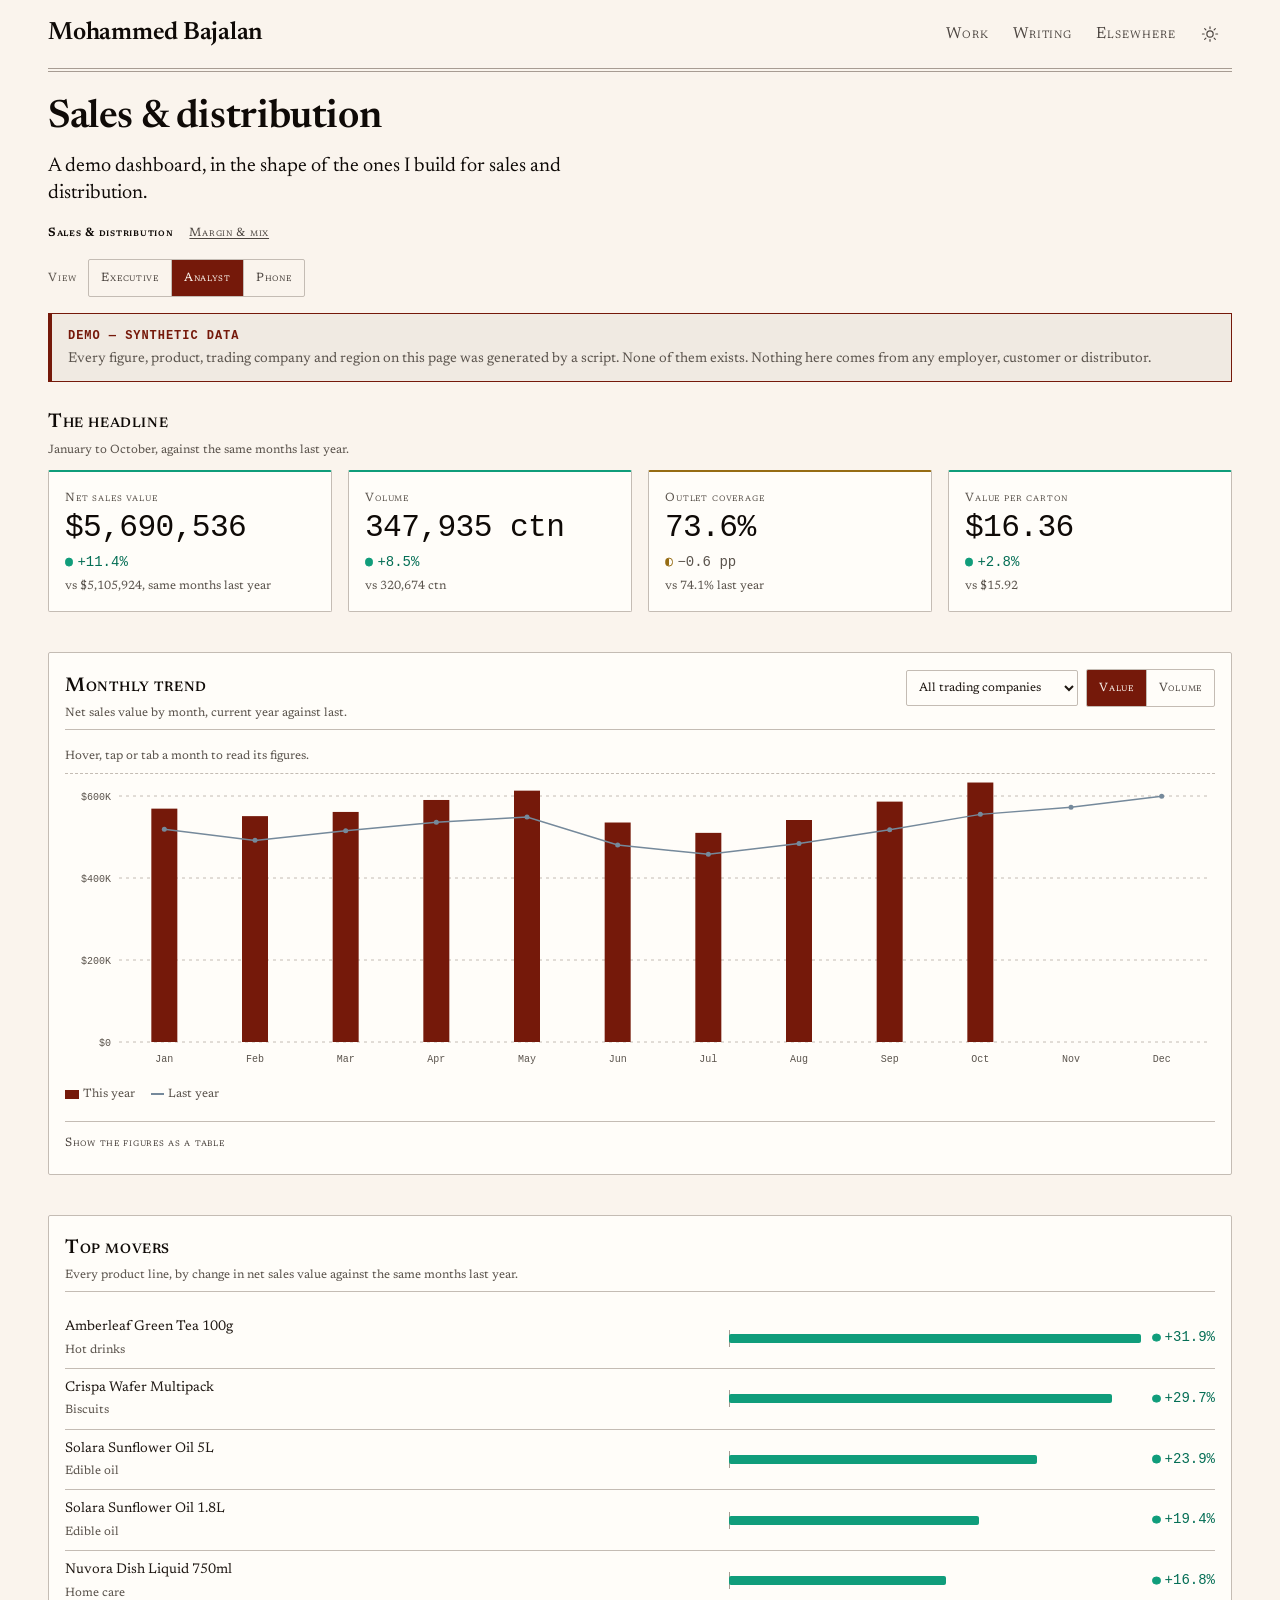
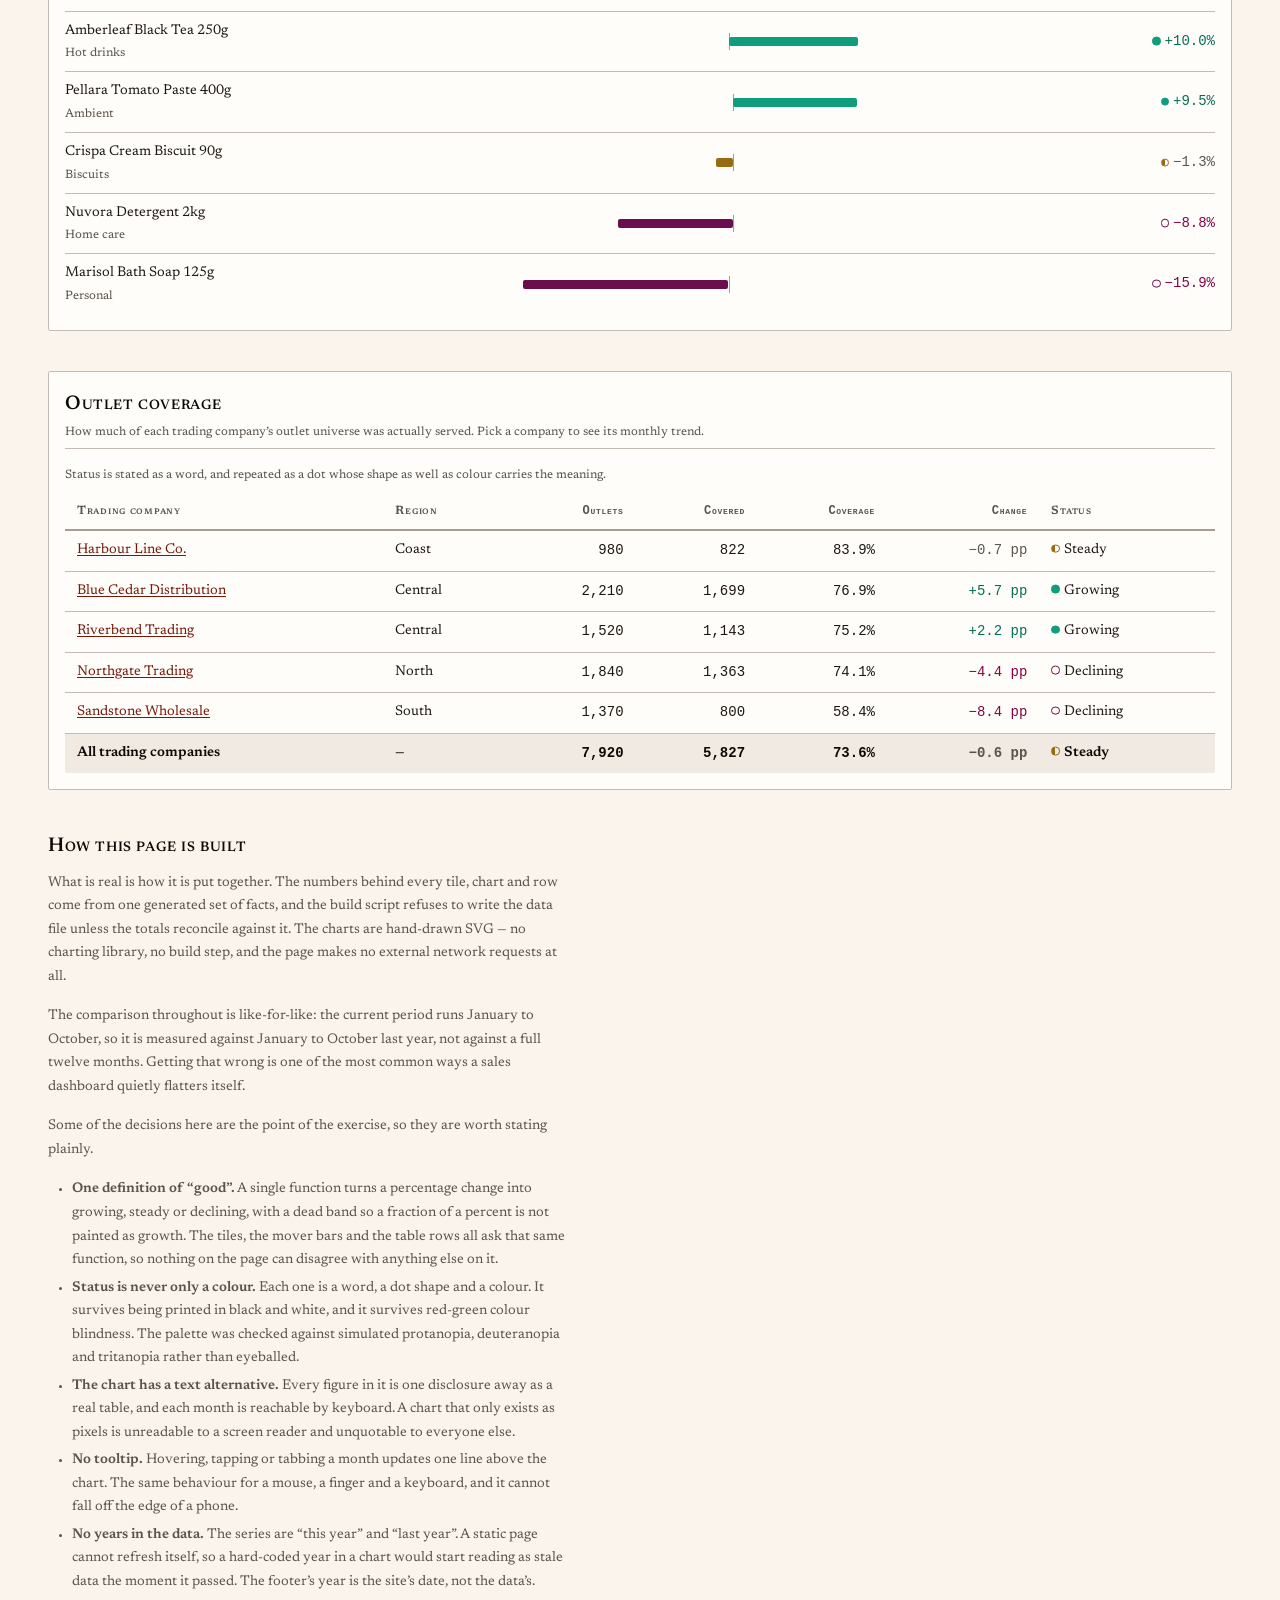
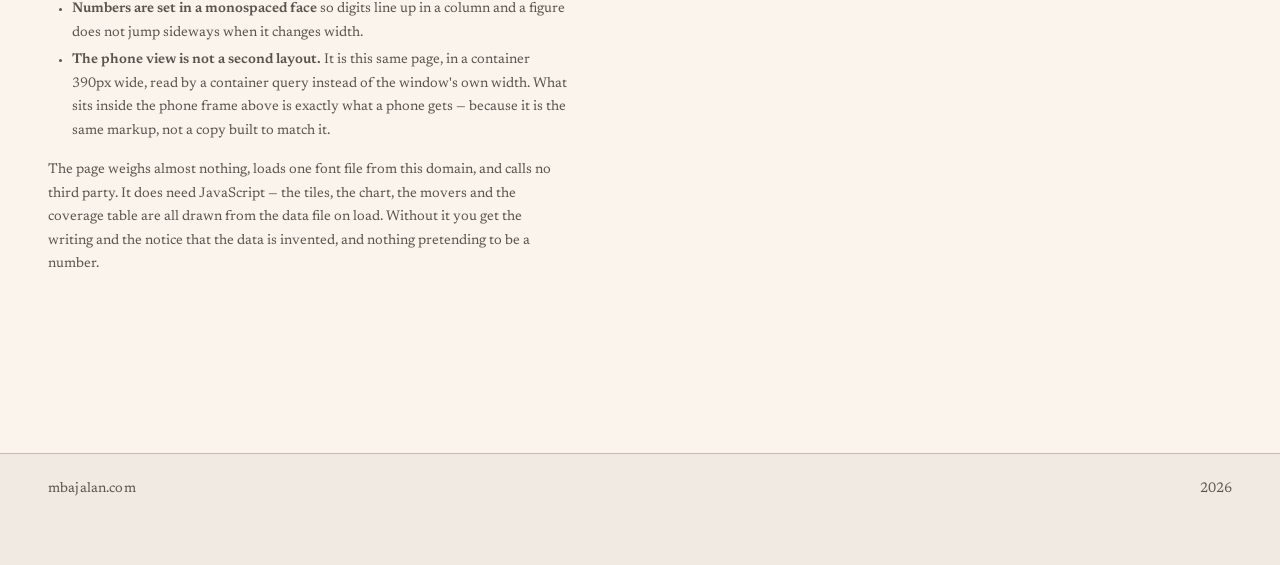
<file: demo/sales/index.html>
<!DOCTYPE html>
<html lang="en" data-themes="light dark terminal">
<head>
<meta charset="UTF-8">
<meta name="viewport" content="width=device-width, initial-scale=1">
<title>Sales &amp; distribution — demo dashboard — Mohammed Bajalan</title>
<meta name="description" content="A working sales-and-distribution dashboard built on entirely synthetic data: KPI tiles, monthly trend, top movers and outlet coverage. No library, no build step, no external requests.">
<link rel="canonical" href="https://mbajalan.com/demo/sales/">
<link rel="icon" href="/favicon.svg" type="image/svg+xml">
<link rel="preload" href="/fonts/newsreader-latin.woff2" as="font" type="font/woff2" crossorigin>

<meta property="og:title" content="Sales &amp; distribution — demo dashboard">
<meta property="og:description" content="A working sales dashboard on 100% synthetic data. Hand-rolled SVG, no chart library, no external requests.">
<meta property="og:url" content="https://mbajalan.com/demo/sales/">
<meta property="og:type" content="website">
<meta property="og:site_name" content="Mohammed Bajalan">
<meta property="og:image" content="https://mbajalan.com/og/card-demo-v1.png">
<meta property="og:image:type" content="image/png">
<meta property="og:image:width" content="1200">
<meta property="og:image:height" content="630">
<meta property="og:image:alt" content="Sales and distribution demo dashboard on synthetic data — KPI tiles, monthly trend, top movers and outlet coverage.">

<meta name="twitter:card" content="summary_large_image">
<meta name="twitter:title" content="Sales &amp; distribution — demo dashboard">
<meta name="twitter:description" content="A working sales dashboard on 100% synthetic data. Hand-rolled SVG, no chart library, no external requests.">
<meta name="twitter:image" content="https://mbajalan.com/og/card-demo-v1.png">
<meta name="twitter:image:alt" content="Sales and distribution demo dashboard on synthetic data — KPI tiles, monthly trend, top movers and outlet coverage.">

<!-- Applies a stored theme, and a stored or linked-in view, before first
     paint, so a reader who chose dark (or terminal) never sees a white
     flash, and a reader who followed a ?view= link never sees the default
     view render first. The rest of theming and viewing is pure CSS, keyed
     off these two attributes; this script only ever sets them. -->
<script>try{var t=localStorage.getItem('theme');if(t==='dark'||t==='light'||t==='terminal')document.documentElement.dataset.theme=t}catch(e){}try{var v=new URLSearchParams(location.search).get('view')||localStorage.getItem('demo-view');if(v==='executive'||(v==='phone'&&!window.matchMedia('(max-width: 40rem)').matches))document.documentElement.dataset.view=v}catch(e){}</script>

<!-- Nearly everything on this page is drawn or switched on by script: the
     tiles, the charts, the view bar, the theme switch. Left alone, a browser
     paints the page first and lets those arrive afterwards, each one pushing
     whatever is under it down the screen. So the document is marked as
     loading here, before anything is painted, and the mark comes off the
     moment the scripts have run. dashboard.css keeps the page invisible
     while it is on. It is set and cleared from this one line, so it does
     not depend on any other file arriving, and five seconds is the longest
     it will wait. With JavaScript off it is never set at all. -->
<script>(function(d,r){function show(){r.classList.remove('is-loading')}r.classList.add('is-loading');d.addEventListener('DOMContentLoaded',show);setTimeout(show,5000)})(document,document.documentElement)</script>

<link rel="stylesheet" href="/tokens.css">
<link rel="stylesheet" href="/styles.css">
<link rel="stylesheet" href="/demo/dashboard.css">
<link rel="stylesheet" href="/demo/views.css">
<link rel="stylesheet" href="/demo/terminal.css">
<link rel="stylesheet" href="/demo/motion.css">
</head>
<body>
<a class="skip-link" href="#main">Skip to content</a>

<header class="nav-mast nav-mast-running">
  <p class="mast-name"><a href="/">Mohammed Bajalan</a></p>
  <nav class="mast-nav" aria-label="Primary">
    <ul>
      <li><a href="/#work">Work</a></li>
      <li><a href="/#writing">Writing</a></li>
      <li><a href="/#elsewhere">Elsewhere</a></li>
    </ul>
  </nav>
  <button class="theme-toggle" type="button" hidden aria-label="Switch theme"></button>
  <hr class="mast-rule" aria-hidden="true">
</header>

<main id="main">
  <div class="dash">

    <div class="prose-intro prose-intro-hero">
      <h1 class="page-title">Sales &amp; distribution</h1>
      <p class="lede">A demo dashboard, in the shape of the ones I build for sales and distribution.</p>
      <nav class="demo-nav" aria-label="Demos">
        <span aria-current="page">Sales &amp; distribution</span>
        <a href="/demo/margin/">Margin &amp; mix</a>
      </nav>
    </div>

    <!-- Built by views.js: a small-caps "View" label and three buttons
         (Executive / Analyst / Phone). Ships hidden and empty so there is
         no dead control with JavaScript off — see the theme-toggle button
         above for the same idiom. -->
    <div class="view-bar" data-view-bar hidden></div>

    <p class="demo-banner demo-banner-stacked">
      <strong>Demo — synthetic data</strong>
      <span>Every figure, product, trading company and region on this page was generated by a script. None of them exists. Nothing here comes from any employer, customer or distributor.</span>
    </p>

    <section aria-labelledby="kpi-h">
      <h2 class="panel-title" id="kpi-h">The headline</h2>
      <p class="panel-sub">January to October, against the same months last year.</p>
      <div class="kpi-grid" data-kpis></div>
    </section>

    <section class="panel" aria-labelledby="trend-h">
      <div class="panel-head">
        <div>
          <h2 class="panel-title" id="trend-h">Monthly trend</h2>
          <p class="panel-sub" data-trend-caption>Net sales value by month, current year against last.</p>
        </div>
        <div class="seg" data-measure hidden role="group" aria-label="Choose measure">
          <button type="button" data-value="value" class="is-on" aria-pressed="true">Value</button>
          <button type="button" data-value="volume" aria-pressed="false">Volume</button>
        </div>
      </div>

      <!-- aria-hidden on purpose. This line is the VISUAL readout; each month
           in the chart is a focusable element carrying the same figures as a
           proper sentence in its aria-label. Making this a live region as
           well would announce a run-on duplicate of what was just read. -->
      <p class="readout" data-trend-readout aria-hidden="true"></p>
      <div class="chart-host" data-trend></div>

      <ul class="legend">
        <li><span class="swatch is-current" aria-hidden="true"></span> This year</li>
        <li><span class="swatch is-prior" aria-hidden="true"></span> Last year</li>
      </ul>

      <details class="data-details">
        <summary>Show the figures as a table</summary>
        <div class="table-wrap">
          <table class="dtable">
            <caption>The same numbers the chart is drawn from.</caption>
            <thead>
              <tr>
                <th scope="col">Month</th>
                <th scope="col" class="num">This year</th>
                <th scope="col" class="num">Last year</th>
                <th scope="col" class="num">Change</th>
              </tr>
            </thead>
            <tbody data-trend-table></tbody>
          </table>
        </div>
      </details>
    </section>

    <section class="panel" aria-labelledby="movers-h">
      <div class="panel-head">
        <div>
          <h2 class="panel-title" id="movers-h">Top movers</h2>
          <p class="panel-sub">Every product line, by change in net sales value against the same months last year.</p>
        </div>
      </div>
      <div class="movers" data-movers></div>
    </section>

    <section class="panel" aria-labelledby="cov-h">
      <div class="panel-head">
        <div>
          <h2 class="panel-title" id="cov-h">Outlet coverage</h2>
          <p class="panel-sub">How much of each trading company&rsquo;s outlet universe was actually served. Pick a company to see its monthly trend.</p>
        </div>
      </div>
      <div class="table-wrap">
        <table class="dtable">
          <caption>Status is stated as a word, and repeated as a dot whose shape as well as colour carries the meaning.</caption>
          <thead>
            <tr>
              <th scope="col">Trading company</th>
              <th scope="col">Region</th>
              <th scope="col" class="num">Outlets</th>
              <th scope="col" class="num">Covered</th>
              <th scope="col" class="num">Coverage</th>
              <th scope="col" class="num">Change</th>
              <th scope="col">Status</th>
            </tr>
          </thead>
          <tbody data-coverage></tbody>
        </table>
      </div>
    </section>

    <section class="dash-note" aria-labelledby="notes-h">
      <h2 id="notes-h">How this page is built</h2>
      <p>What is real is how it is put together. The numbers behind every tile, chart and row come from one generated set of facts, and the build script refuses to write the data file unless the totals reconcile against it. The charts are hand-drawn SVG — no charting library, no build step, and the page makes no external network requests at all.</p>
      <p>The comparison throughout is like-for-like: the current period runs January to October, so it is measured against January to October last year, not against a full twelve months. Getting that wrong is one of the most common ways a sales dashboard quietly flatters itself.</p>
      <p>Some of the decisions here are the point of the exercise, so they are worth stating plainly.</p>
      <ul>
        <li><strong>One definition of &ldquo;good&rdquo;.</strong> A single function turns a percentage change into growing, steady or declining, with a dead band so a fraction of a percent is not painted as growth. The tiles, the mover bars and the table rows all ask that same function, so nothing on the page can disagree with anything else on it.</li>
        <li><strong>Status is never only a colour.</strong> Each one is a word, a dot shape and a colour. It survives being printed in black and white, and it survives red-green colour blindness. The palette was checked against simulated protanopia, deuteranopia and tritanopia rather than eyeballed.</li>
        <li><strong>The chart has a text alternative.</strong> Every figure in it is one disclosure away as a real table, and each month is reachable by keyboard. A chart that only exists as pixels is unreadable to a screen reader and unquotable to everyone else.</li>
        <li><strong>No tooltip.</strong> Hovering, tapping or tabbing a month updates one line above the chart. The same behaviour for a mouse, a finger and a keyboard, and it cannot fall off the edge of a phone.</li>
        <li><strong>No years in the data.</strong> The series are &ldquo;this year&rdquo; and &ldquo;last year&rdquo;. A static page cannot refresh itself, so a hard-coded year in a chart would start reading as stale data the moment it passed. The footer&rsquo;s year is the site&rsquo;s date, not the data&rsquo;s.</li>
        <li><strong>Numbers are set in a monospaced face</strong> so digits line up in a column and a figure does not jump sideways when it changes width.</li>
        <li><strong>The phone view is not a second layout.</strong> It is this same page, in a container 390px wide, read by a container query instead of the window's own width. What sits inside the phone frame above is exactly what a phone gets — because it is the same markup, not a copy built to match it.</li>
      </ul>
      <p>The page weighs almost nothing, loads one font file from this domain, and calls no third party. It does need JavaScript &mdash; the tiles, the chart, the movers and the coverage table are all drawn from the data file on load. Without it you get the writing and the notice that the data is invented, and nothing pretending to be a number.</p>
    </section>

  </div>
</main>

<footer class="foot-mast">
  <p class="foot-domain">mbajalan.com</p>
  <p class="foot-year">2026</p>
</footer>

<script src="/site.js" defer></script>
<script src="/demo/sales-data.js" defer></script>
<script src="/demo/charts.js" defer></script>
<script src="/demo/views.js" defer></script>
<script src="/demo/motion.js" defer></script>
</body>
</html>
</file>
<file: tokens.css>
/* ==========================================================================
   Design tokens — Newsprint
   --------------------------------------------------------------------------
   THEMING, in one paragraph:

   Every colour token below is declared with `light-dark(<light>, <dark>)`,
   so a colour's two values live on ONE line and cannot drift apart. Which
   half is used is decided by `color-scheme`:

     :root                      color-scheme: light dark   -> follows the OS
     :root[data-theme="light"]  color-scheme: light        -> pinned light
     :root[data-theme="dark"]   color-scheme: dark         -> pinned dark

   So "auto" is simply the ABSENCE of a data-theme attribute, and the toggle
   only ever has to add, change, or remove that one attribute. Setting
   `color-scheme` also themes form controls and scrollbars for free.

   Each token has a plain light-only declaration immediately above the
   light-dark() one. Browsers too old for light-dark() ignore the second
   declaration and get the light theme — the same look v1 shipped with.

   Every ratio quoted in the comments was MEASURED, not estimated: oklch was
   converted to sRGB, then to WCAG relative luminance. The status marks were
   additionally checked under simulated protanopia, deuteranopia and
   tritanopia. Gate script and method:
   scratchpad/contrast.py + verify_final.py (2026-08-16).
   ========================================================================== */

/* The one served typeface. Variable: optical size 6-72 (the masthead and the
   body text get different drawings from one file) and weights 400 600. Latin
   subset only -- the site is written in English. swap: text paints in the
   fallback serif at once and re-flows into Newsreader when the file lands. */
@font-face {
  font-family: "Newsreader";
  font-style: normal;
  font-weight: 400 600;
  font-display: swap;
  src: url("/fonts/newsreader-latin.woff2") format("woff2");
  unicode-range: U+0000-00FF, U+0131, U+0152-0153, U+02BB-02BC, U+02C6, U+02DA, U+02DC, U+0304, U+0308, U+0329, U+2000-206F, U+20AC, U+2122, U+2191, U+2193, U+2212, U+2215, U+FEFF, U+FFFD;
}

/* What the reader sees for the moment before Newsreader lands, sized to take
   up the same room. Georgia is about a tenth wider than Newsreader at text
   sizes and a sixth wider in bold, so without this the swap re-wrapped five
   of the home page's nine paragraphs, dropped the masthead from two lines to
   one, and moved everything below it: the page was 183px taller in the
   fallback (measured at 390px wide), a layout shift of 0.10 on a slow
   connection. size-adjust scales the stand-in so the lines break where the
   real face will break them.

   The ratios were measured in the browser, on this site's own text, at the
   sizes each breakpoint actually sets — Newsreader's optical-size axis makes
   it narrower as it gets larger, so one number cannot serve a phone's 16px
   body and a laptop's 20px. Hence the two sets.

   Where there is no local Georgia (Android), the face has no source, the
   browser skips it, and the stack falls through to the system serif exactly
   as before. The stand-in is only ever a stand-in. */
@font-face {
  font-family: "Newsreader Fallback";
  font-style: normal;
  font-weight: 400;
  src: local("Georgia");
  size-adjust: 95%;
}

@font-face {
  font-family: "Newsreader Fallback";
  font-style: normal;
  font-weight: 600;
  src: local("Georgia Bold"), local("Georgia-Bold");
  size-adjust: 85.5%;
}

@media (min-width: 48rem) {
  @font-face {
    font-family: "Newsreader Fallback";
    font-style: normal;
    font-weight: 400;
    src: local("Georgia");
    size-adjust: 91%;
  }

  @font-face {
    font-family: "Newsreader Fallback";
    font-style: normal;
    font-weight: 600;
    src: local("Georgia Bold"), local("Georgia-Bold");
    size-adjust: 89%;
  }
}

:root {
  color-scheme: light dark;
}

:root[data-theme="light"] { color-scheme: light; }
:root[data-theme="dark"]  { color-scheme: dark;  }

:root {
  /* === Colour — Newsprint ================================================
     Light: warm cream paper, warm near-black ink, rust accent.
     Dark:  the same press at night — warm near-black paper, warm off-white
            ink, the rust lifted to stay legible. Not an inversion; the dark
            values were chosen and measured independently.
     ====================================================================== */

  /* Page and surfaces */
  --color-paper: oklch(97% 0.011 75);
  --color-paper: light-dark(oklch(97% 0.011 75), oklch(17% 0.010 62));

  --color-paper-2: oklch(94% 0.013 75);          /* footer band */
  --color-paper-2: light-dark(oklch(94% 0.013 75), oklch(21% 0.011 62));

  --color-surface: oklch(99.5% 0.006 75);        /* cards, panels */
  --color-surface: light-dark(oklch(99.5% 0.006 75), oklch(22.5% 0.012 62));

  /* Rules — decorative dividers, deliberately below 3:1. WCAG 1.4.11 scopes
     non-text contrast to UI components and MEANINGFUL graphics; a hairline
     is neither, and darkening it would destroy the newsprint texture. */
  --color-rule: oklch(80% 0.015 70);
  --color-rule: light-dark(oklch(80% 0.015 70), oklch(32% 0.012 60));

  --color-rule-strong: oklch(70% 0.018 65);      /* double rule under masthead */
  --color-rule-strong: light-dark(oklch(70% 0.018 65), oklch(42% 0.014 58));

  /* Text tiers — all measured >= 4.5:1 on paper, paper-2 and surface */
  --color-neutral: oklch(45% 0.014 65);          /* meta, axis labels  6.8:1 / 7.7:1 */
  --color-neutral: light-dark(oklch(45% 0.014 65), oklch(72% 0.014 68));

  --color-muted: oklch(40% 0.013 60);            /* nav links          8.5:1 / 9.5:1 */
  --color-muted: light-dark(oklch(40% 0.013 60), oklch(78% 0.012 66));

  --color-ink: oklch(21% 0.014 55);              /* body              16.3:1 / 14.6:1 */
  --color-ink: light-dark(oklch(21% 0.014 55), oklch(91% 0.010 75));

  --color-ink-2: oklch(15% 0.012 50);            /* headings          18.0:1 / 17.5:1 */
  --color-ink-2: light-dark(oklch(15% 0.012 50), oklch(97% 0.009 78));

  /* Accent — chroma sits just inside the sRGB gamut at each lightness, so the
     browser renders what is declared instead of silently clipping it. */
  --color-accent: oklch(37% 0.128 32);           /* links             10.2:1 / 8.2:1 */
  --color-accent: light-dark(oklch(37% 0.128 32), oklch(75% 0.130 45));

  --color-accent-2: oklch(30% 0.108 30);         /* hover             13.1:1 / 11.4:1 */
  --color-accent-2: light-dark(oklch(30% 0.108 30), oklch(84% 0.098 52));

  --color-focus: oklch(37% 0.128 32);
  --color-focus: light-dark(oklch(37% 0.128 32), oklch(75% 0.130 45));

  --color-selection: oklch(88% 0.040 45);
  --color-selection: light-dark(oklch(88% 0.040 45), oklch(38% 0.070 40));

  /* === Data colour =======================================================
     Two series only. A sales chart compares THIS period against the LAST
     one, so a five-colour categorical ramp would be decoration pretending
     to be information. Current period takes the accent; the prior period
     recedes to a cool grey-blue.  Separation: dE 0.30 light / 0.23 dark,
     worst-case under simulated CVD 0.40 / 0.26.
     ====================================================================== */
  --series-current: oklch(37% 0.128 32);
  --series-current: light-dark(oklch(37% 0.128 32), oklch(75% 0.130 45));

  --series-prior: oklch(62% 0.036 245);
  --series-prior: light-dark(oklch(62% 0.036 245), oklch(60% 0.040 245));

  /* Status MARKS — dots and fills. Non-text, so 3:1 is the bar, which buys
     the lightness range these hues need to stay apart for red-green colour
     blindness. Worst-case CVD separation 0.21 light / 0.20 dark.
     They are never the only signal: every status also carries a WORD and a
     shape (filled / half / open), so the colour is the fast-scan layer, not
     the meaning. That is WCAG 1.4.1, and it is also just better design. */
  --mark-good: oklch(62% 0.120 170);
  --mark-good: light-dark(oklch(62% 0.120 170), oklch(78% 0.130 158));

  --mark-warn: oklch(56% 0.110 80);
  --mark-warn: light-dark(oklch(56% 0.110 80), oklch(82% 0.130 80));

  /* Light "bad" moved from brick (15°) to wine (345°) on 2026-08-16: the brick sat
     17° from the rust accent, so "declining" and "this year" read as one colour
     two panels apart. Measured after the move: 10.7:1 / 9.8:1 / 11.5:1 on the
     three surfaces; separation from the accent 0.047 -> 0.108; worst-case CVD
     separation from good/warn 0.214 (was 0.216). Dark left as measured. */
  --mark-bad: oklch(36% 0.140 345);
  --mark-bad: light-dark(oklch(36% 0.140 345), oklch(72% 0.140 28));

  /* Status TEXT — deltas. Needs the full 4.5:1, and the +/- sign already
     provides the redundant encoding, so these are tuned for legibility
     rather than for CVD separation. */
  --text-good: oklch(48% 0.094 170);             /* 5.5:1 / 10.1:1 */
  --text-good: light-dark(oklch(48% 0.094 170), oklch(78% 0.130 158));

  --text-bad: oklch(40% 0.160 0);                /* 9.2:1 / 7.3:1 — light moved with the mark, see above */
  --text-bad: light-dark(oklch(40% 0.160 0), oklch(72% 0.140 28));

  /* === Typography ========================================================
     ONE typeface is served, from this domain: Newsreader (SIL Open Font
     License, licence text in /fonts/OFL.txt), as a single latin variable
     file carrying optical size 6-72 and weights 400-600, declared in the
     @font-face block above. Before 2026-08-16 nothing was served and the
     stack fell straight through to the reader's system serif -- the
     personality existed only on paper. The site still calls no third party.
     The mono stack is deliberately left to the system.
     ====================================================================== */
  --font-display: "Newsreader", "Newsreader Fallback", ui-serif, Georgia, "Times New Roman", serif;
  --font-body:    "Newsreader", "Newsreader Fallback", ui-serif, Georgia, "Times New Roman", serif;
  --font-outlier: "JetBrains Mono", ui-monospace, "SFMono-Regular", Menlo, Consolas, monospace;

  --text-xs:   0.75rem;    /* 12px  */
  --text-sm:   0.875rem;   /* 14px  */
  --text-base: 1rem;       /* 16px  */
  --text-md:   1.25rem;    /* 20px  */
  --text-lg:   1.5625rem;  /* 25px  */
  --text-xl:   1.9531rem;  /* 31.25px */
  --text-2xl:  2.4414rem;  /* 39px  */
  --text-mast:  clamp(2.25rem, 5vw + 1rem, 3.625rem);
  --text-title: clamp(1.9531rem, 3vw + 1rem, 2.4414rem);
  --text-kpi:   clamp(1.5625rem, 2.5vw + 0.75rem, 1.9531rem);

  --leading-tight: 1.15;
  --leading-snug:  1.35;
  --leading-body:  1.68;

  /* === Spacing — 4pt scale === */
  --space-3xs: 0.125rem;  /*  2px */
  --space-2xs: 0.25rem;   /*  4px */
  --space-xs:  0.5rem;    /*  8px */
  --space-sm:  0.75rem;   /* 12px */
  --space-md:  1rem;      /* 16px */
  --space-lg:  1.5rem;    /* 24px */
  --space-xl:  2.5rem;    /* 40px */
  --space-2xl: 4rem;      /* 64px */
  --space-3xl: 6rem;      /* 96px */
  --space-4xl: 9rem;      /* 144px */

  /* === Measure / page === */
  --measure: 65ch;
  --measure-wide: 78rem;        /* dashboards break the prose column */
  --page-gutter: clamp(1.25rem, 5vw, 3rem);

  /* === Rules === */
  --rule-hair: 1px;
  --rule-thick: 2px;

  /* === Radius — print metaphor, square by default === */
  --radius-none: 0;
  --radius-sm: 0.125rem;
  --radius-pill: 999px;

  /* === Motion — Newsprint reads as static print. The motion budget is one
     colour shift and one chart draw-in, both zero under reduced motion. === */
  --ease-out:    cubic-bezier(0.16, 1, 0.3, 1);
  --ease-in:     cubic-bezier(0.7, 0, 0.84, 0);
  --ease-in-out: cubic-bezier(0.65, 0, 0.35, 1);
  --dur-short: 120ms;
  --dur-med:   180ms;
  --dur-long:  420ms;

  /* === Z-index scale === */
  --z-base:     1;
  --z-raised:   10;
  --z-dropdown: 100;
  --z-sticky:   200;
  --z-modal:    400;
  --z-toast:    500;
  --z-tooltip:  600;
}

@media (prefers-reduced-motion: reduce) {
  :root {
    --dur-short: 0ms;
    --dur-med:   0ms;
    --dur-long:  0ms;
  }
}
</file>
<file: styles.css>
/* Hallmark · macrostructure: Long Document · theme: Newsprint · nav: N6 masthead · footer: Ft1 (reduced)
 * genre: editorial · enrichment: none (typography only) · anchor hue: rust ~32° · stamped 2026-08-16 (audit) */
/* ==========================================================================
   Reset — minimal, print-aware
   ========================================================================== */

*,
*::before,
*::after {
  box-sizing: border-box;
}

html {
  overflow-x: clip;
  -webkit-text-size-adjust: 100%;
}

body {
  overflow-x: clip;
  min-width: 0;
  margin: 0;
}

/* The hidden attribute must win over any display rule an element carries —
   several controls on this site ship hidden and are revealed by script, and
   an author `display: flex` would otherwise quietly out-rank the browser's
   own [hidden] rule and show them, empty and dead, with JavaScript off. */
[hidden] {
  display: none !important;
}

img,
svg {
  max-width: 100%;
  display: block;
}

/* ==========================================================================
   Base
   ========================================================================== */

body {
  background: var(--color-paper);
  color: var(--color-ink);
  font-family: var(--font-body);
  font-weight: 400;
  font-size: var(--text-base);
  line-height: var(--leading-body);
  -webkit-font-smoothing: antialiased;
  text-rendering: optimizeLegibility;
}

::selection {
  background: var(--color-selection);
  color: var(--color-ink-2);
}

/* ==========================================================================
   Skip link
   ========================================================================== */

.skip-link {
  position: absolute;
  top: var(--space-xs);
  left: var(--space-xs);
  transform: translateY(-200%);
  background: var(--color-ink-2);
  color: var(--color-paper);
  font-family: var(--font-body);
  font-size: var(--text-sm);
  padding: var(--space-xs) var(--space-md);
  z-index: var(--z-toast);
  white-space: nowrap;
}

.skip-link:focus {
  transform: translateY(0);
}

/* ==========================================================================
   Focus — instant ring, never animated, >=3:1 against paper
   ========================================================================== */

a:focus-visible,
.skip-link:focus-visible {
  outline: 2px solid var(--color-focus);
  outline-offset: 2px;
}

/* ==========================================================================
   Links — typographic, no button chrome
   ========================================================================== */

a {
  color: var(--color-accent);
  text-decoration-line: underline;
  text-decoration-thickness: 1px;
  text-underline-offset: 0.15em;
  transition: color var(--dur-short) var(--ease-out);
}

a:hover,
a:active {
  color: var(--color-accent-2);
}

/* ==========================================================================
   N6 · Newspaper masthead
   ========================================================================== */

.nav-mast {
  position: relative;
  display: grid;
  justify-items: center;
  gap: var(--space-sm);
  padding: var(--space-2xl) var(--page-gutter) 0;
  text-align: center;
}

/* Theme toggle — ships hidden in the markup and is revealed by site.js. With
   JavaScript off there is no dead control on the page, and the OS preference
   still works, because that path is pure CSS. */

.theme-toggle {
  position: absolute;
  inset-block-start: var(--space-md);
  inset-inline-end: var(--page-gutter);
  display: inline-flex;
  align-items: center;
  justify-content: center;
  /* 44px minimum, so it is a real target on a phone */
  inline-size: 2.75rem;
  block-size: 2.75rem;
  padding: 0;
  border: var(--rule-hair) solid transparent;
  border-radius: var(--radius-sm);
  background: transparent;
  color: var(--color-muted);
  cursor: pointer;
  transition: color var(--dur-short) var(--ease-out),
              border-color var(--dur-short) var(--ease-out);
}

.theme-toggle:hover {
  color: var(--color-accent);
  border-color: var(--color-rule);
}

.theme-toggle:active {
  color: var(--color-accent-2);
  border-color: var(--color-rule-strong);
}

.theme-toggle:focus-visible {
  outline: 2px solid var(--color-focus);
  outline-offset: 2px;
}

.mast-name {
  font-family: var(--font-display);
  font-weight: 600;
  font-style: normal;
  font-size: var(--text-mast);
  line-height: var(--leading-tight);
  letter-spacing: -0.01em;
  color: var(--color-ink-2);
  margin: 0;
  max-width: 100%;
  overflow-wrap: anywhere;
  min-width: 0;
}

.mast-nav ul {
  display: flex;
  flex-wrap: wrap;
  align-items: center;
  justify-content: center;
  list-style: none;
  gap: var(--space-md) var(--space-lg);
  margin: 0;
  padding: 0;
}

.mast-nav a {
  /* The link text is 16px tall, which is under the 24px minimum target size
     (WCAG 2.5.8). Padding rather than a larger font keeps the masthead
     rhythm identical while making the target real on a phone. */
  display: inline-block;
  padding-block: var(--space-2xs);
  font-size: var(--text-sm);
  font-variant: small-caps;
  letter-spacing: 0.06em;
  white-space: nowrap;
  text-decoration: none;
  color: var(--color-muted);
}

.mast-nav a:hover,
.mast-nav a:focus-visible {
  color: var(--color-accent);
}

.mast-rule {
  width: 100%;
  max-width: 48rem;
  height: var(--space-2xs);
  margin: var(--space-lg) auto 0;
  border: 0;
  border-top: var(--rule-hair) solid var(--color-rule-strong);
  border-bottom: var(--rule-hair) solid var(--color-rule-strong);
}

/* ==========================================================================
   Long Document — continuous prose
   ========================================================================== */

main {
  display: flex;
  justify-content: center;
  padding-inline: var(--page-gutter);
}

.prose {
  width: 100%;
  max-width: var(--measure);
  padding-block: var(--space-2xl) var(--space-3xl);
}

.prose > p {
  margin: 0 0 var(--space-lg);
  max-width: var(--measure);
  font-size: var(--text-base);
  line-height: var(--leading-body);
}

.lede {
  font-size: var(--text-md);
  line-height: var(--leading-snug);
  color: var(--color-ink-2);
  font-weight: 400;
  margin-bottom: var(--space-2xl);
}

/* Run-in lead-ins — the magazine device that makes continuous prose skimmable
   without turning the page into a CV with section headers. Each identity
   thread opens with one, so a reader scanning in eight seconds still picks up
   networks / SAP / data / AI. */

/* The proof, one line under the opening. The story below is long on purpose;
   this is for the reader who wants to see the work before reading about it.
   The Work section used to start two and a half screens down, on a laptop
   and on a phone alike. */
.lede:has(+ .see-work) {
  margin-bottom: var(--space-md);
}

.prose > .see-work {
  margin-bottom: var(--space-2xl);
  /* On a phone this is two lines. Balanced, they break in the middle of the
     sentence rather than wherever the first line happens to run out — which
     is a different word in the stand-in face than in the real one, so a
     word used to hop lines when the typeface arrived. */
  text-wrap: balance;
}

.run-in {
  font-variant: small-caps;
  font-weight: 600;
  letter-spacing: 0.04em;
  color: var(--color-ink-2);
}

.prose h2.inline {
  font-family: var(--font-display);
  font-style: normal;
  font-weight: 600;
  font-size: var(--text-lg);
  font-variant: small-caps;
  letter-spacing: 0.02em;
  color: var(--color-ink-2);
  margin: var(--space-2xl) 0 var(--space-md);
  padding-bottom: var(--space-2xs);
  border-bottom: var(--rule-hair) solid var(--color-accent);
  display: inline-block;
  max-width: 100%;
  overflow-wrap: anywhere;
  min-width: 0;
}

.prose h2.inline:first-of-type {
  margin-top: var(--space-3xl);
}

.meta {
  font-family: var(--font-outlier);
  font-size: var(--text-xs);
  letter-spacing: 0.01em;
  color: var(--color-neutral);
  margin: 0 0 var(--space-md);
}

.links {
  font-size: var(--text-base);
  margin: 0 0 var(--space-lg);
}

/* Elsewhere — plain list, hairline separation */

.elsewhere {
  display: flex;
  flex-wrap: wrap;
  align-items: center;
  gap: var(--space-xs) var(--space-lg);
  list-style: none;
  margin: 0;
  padding: 0;
}

.elsewhere li {
  margin: 0;
}

.elsewhere li:not(:first-child) {
  border-inline-start: var(--rule-hair) solid var(--color-rule);
  padding-inline-start: var(--space-lg);
}

.elsewhere a {
  white-space: nowrap;
}

/* Masthead name as a link (inner pages return home through it) */

.mast-name a {
  color: inherit;
  text-decoration: none;
}

.mast-name a:hover {
  color: var(--color-accent);
}

/* Page title — inner pages, where the masthead name is no longer the h1 */

.page-title {
  font-family: var(--font-display);
  font-style: normal;
  font-weight: 600;
  font-size: var(--text-title);
  line-height: var(--leading-tight);
  letter-spacing: -0.01em;
  color: var(--color-ink-2);
  margin: 0 0 var(--space-sm);
  max-width: 100%;
  overflow-wrap: anywhere;
  min-width: 0;
}

/* Work — the products list. One entry today, built to take more. */

.work {
  list-style: none;
  margin: 0 0 var(--space-lg);
  padding: 0;
}

.work > li {
  margin: 0 0 var(--space-lg);
  padding-inline-start: var(--space-md);
  border-inline-start: var(--rule-hair) solid var(--color-rule);
}

.work-name {
  font-size: var(--text-base);
  margin: 0 0 var(--space-2xs);
}

.work-note {
  display: block;
  color: var(--color-neutral);
  font-size: var(--text-sm);
  line-height: var(--leading-snug);
  max-width: var(--measure);
}

/* Terminal blocks — real output, no fake window chrome.
   The block scrolls inside itself so the page never scrolls sideways. */

pre.cmd,
pre.output {
  font-family: var(--font-outlier);
  font-size: var(--text-xs);
  line-height: var(--leading-snug);
  color: var(--color-ink);
  background: var(--color-paper-2);
  border-inline-start: var(--rule-hair) solid var(--color-accent);
  margin: 0 0 var(--space-sm);
  padding: var(--space-md);
  overflow-x: auto;
  max-width: 100%;
  min-width: 0;
  tab-size: 2;
}

pre.cmd {
  white-space: pre-wrap;
  overflow-wrap: anywhere;
}

pre.output {
  white-space: pre;
}

/* ==========================================================================
   Ft1 · Mast-headed footer (reduced — domain + year only)
   ========================================================================== */

.foot-mast {
  display: flex;
  flex-wrap: wrap;
  align-items: baseline;
  justify-content: space-between;
  gap: var(--space-xs) var(--space-lg);
  padding: var(--space-lg) var(--page-gutter) var(--space-2xl);
  margin-top: var(--space-2xl);
  border-top: var(--rule-hair) solid var(--color-rule);
  background: var(--color-paper-2);
  max-width: 100%;
}

.foot-domain,
.foot-year {
  margin: 0;
  font-family: var(--font-body);
  font-size: var(--text-sm);
  color: var(--color-neutral);
  white-space: nowrap;
}

.foot-domain {
  letter-spacing: 0.01em;
}

/* ==========================================================================
   Responsive — verified at 320 / 375 / 414 / 768
   ========================================================================== */

@media (max-width: 26.5625rem) {
  /* <= 425px: tighten the masthead rhythm on small phones */
  .nav-mast {
    padding-top: var(--space-xl);
  }

  /* At these widths the name is nearly as wide as the screen, so the theme
     button's column runs straight through it — measured: the two boxes
     overlapped at every width from 360 to 414. Tuck the button into the top
     corner, where its icon clears the capitals. */
  .theme-toggle {
    inset-block-start: 0;
    inset-inline-end: var(--space-xs);
  }

  .prose {
    padding-block: var(--space-xl) var(--space-2xl);
  }

  /* keep the output block readable without letting it widen the page */
  pre.cmd,
  pre.output {
    padding: var(--space-sm);
  }
}

@media (min-width: 48rem) {
  .prose > p,
  .lede {
    font-size: var(--text-md);
  }

  .mast-nav a {
    font-size: var(--text-base);
  }
}

/* ==========================================================================
   Reduced motion
   ========================================================================== */

@media (prefers-reduced-motion: reduce) {
  * {
    transition-duration: 0ms !important;
    animation-duration: 0ms !important;
  }
}

/* ==========================================================================
   Print — one clean page
   ========================================================================== */

@media print {
  .skip-link {
    display: none;
  }

  body {
    background: var(--color-paper);
    color: var(--color-ink);
    font-size: 11pt;
    line-height: 1.4;
  }

  .nav-mast {
    padding-top: 0;
  }

  /* Neither does anything on paper: the links go nowhere and the theme
     switch has nothing to switch. */
  .mast-nav,
  .theme-toggle {
    display: none;
  }

  .mast-rule {
    border-color: var(--color-ink);
  }

  a {
    color: var(--color-ink);
    text-decoration: underline;
  }

  a[href^="http"]::after {
    content: " (" attr(href) ")";
    font-size: 0.85em;
    color: var(--color-neutral);
  }

  .prose {
    max-width: 100%;
    padding-block: var(--space-lg) var(--space-md);
  }

  pre.cmd,
  pre.output {
    background: transparent;
    border-inline-start: var(--rule-hair) solid var(--color-ink);
    white-space: pre-wrap;
    overflow-wrap: anywhere;
    font-size: 8pt;
  }

  /* the URL-after-link rule would wreck the output block */
  pre a[href^="http"]::after {
    content: "";
  }

  .foot-mast {
    background: transparent;
    border-top: var(--rule-hair) solid var(--color-ink);
  }

  @page {
    margin: 1.5cm;
  }
}
</file>
<file: demo/dashboard.css>
/* ==========================================================================
   Demo dashboard — newspaper data graphics, not an admin theme.
   Loaded only by pages under /demo/, so the porch stays as light as it was.

   The rules of the house, kept from the rest of the site: hairlines instead
   of shadows, square-ish corners, small-caps section marks, warm paper. What
   is new here is a numeric voice — figures are set in the mono outlier face,
   because the body serif renders old-style figures of varying height, which
   is wrong for a column of numbers that has to be scanned.
   ========================================================================== */

/* --------------------------------------------------------- first frame
   The page's own <head> marks the document as loading before anything is
   painted and clears the mark once the scripts have drawn the dashboard
   (the comment there says why). While the mark is on, nothing shows.
   Hidden, not removed: everything is still laid out underneath, which the
   trend chart needs, because it draws at the width it measures. */

html.is-loading body > * {
  visibility: hidden;
}

/* --------------------------------------------------------------- shell */

.dash {
  /* Named so the view CSS (views.css) can query THIS box's width rather
     than the viewport's — the phone view is the same dashboard constrained
     to a 390px container, not a second layout, and that only works if the
     breakpoints below react to the container, not the window. */
  container-type: inline-size;
  container-name: dash;
  width: 100%;
  max-width: var(--measure-wide);
  margin-inline: auto;
  /* One notch under the running head's rule, not two: the head above is
     already a quiet line, and the page title does not need a porch. */
  padding-block: var(--space-lg) var(--space-3xl);
}

.dash > * + * {
  margin-top: var(--space-xl);
}

/* ---------------------------------------------------------- running head
   The front page carries the full nameplate. A dashboard is an inside page,
   and an inside page gets a running head: the name small at the start of
   the line, the three links and the theme switch at the end of it, the
   double rule underneath. The nameplate stands 218px tall on a laptop, and
   on a 1366x768 screen that alone kept the tiles below the fold.

   It is set on the same measure as .dash beneath it. The side padding is
   the page gutter until the window is wider than the dashboard, and from
   there whatever centres 78rem — so the name starts where the tiles start
   and the rule ends where they end.

   Narrow first. On a phone the name and the links do not share a line, so
   the links take a second one and the switch stays level with the name.
   From 48rem, the width at which styles.css already steps the links up a
   size, it is a single line. */

.nav-mast-running {
  grid-template-columns: minmax(0, 1fr) auto;
  /* The first line is as tall as the theme switch whether or not the switch
     is there. It ships hidden and is revealed by script; without this the
     head would stand a few pixels shorter until it was, and the whole page
     would step down when it arrived. */
  grid-template-rows: minmax(2.75rem, auto);
  align-items: center;
  justify-items: start;
  gap: 0;
  padding: var(--space-xs) max(var(--page-gutter), (100% - var(--measure-wide)) / 2) 0;
  text-align: start;
}

.nav-mast-running .mast-name {
  grid-area: 1 / 1;
  font-size: var(--text-lg);
}

/* In the line, not pinned to the corner over it: at this size the name and
   the switch are neighbours, and a neighbour that floats is one that lands
   on the name the day the name gets longer. */
.nav-mast-running .theme-toggle {
  grid-area: 1 / 2;
  position: static;
}

.nav-mast-running .mast-nav {
  grid-area: 2 / 1 / auto / -1;
}

.nav-mast-running .mast-nav ul {
  justify-content: flex-start;
}

.nav-mast-running .mast-rule {
  grid-area: 3 / 1 / auto / -1;
  max-width: none;
  margin-top: var(--space-sm);
}

@media (min-width: 48rem) {
  .nav-mast-running {
    grid-template-columns: minmax(0, 1fr) auto auto;
    padding-top: var(--space-sm);
  }

  .nav-mast-running .mast-nav {
    grid-area: 1 / 2;
    margin-inline-start: var(--space-lg);
  }

  .nav-mast-running .theme-toggle {
    grid-area: 1 / 3;
    margin-inline-start: var(--space-sm);
  }

  .nav-mast-running .mast-rule {
    grid-row: 2;
  }
}

.dash .prose-intro {
  max-width: var(--measure);
}

.dash .prose-intro p {
  margin: 0 0 var(--space-md);
}

/* ------------------------------------------------- synthetic-data banner
   Required on every dashboard, and deliberately not subtle. A demo that
   looks like real reporting is a liability, not a portfolio piece. */

.demo-banner {
  display: flex;
  flex-wrap: wrap;
  align-items: baseline;
  gap: var(--space-2xs) var(--space-sm);
  margin: 0 0 var(--space-lg);
  padding: var(--space-sm) var(--space-md);
  border: var(--rule-hair) solid var(--color-accent);
  border-inline-start-width: var(--space-2xs);
  background: var(--color-paper-2);
}

.demo-banner strong {
  font-family: var(--font-outlier);
  font-size: var(--text-xs);
  letter-spacing: 0.08em;
  text-transform: uppercase;
  color: var(--color-accent);
}

.demo-banner span {
  font-size: var(--text-sm);
  line-height: var(--leading-snug);
  color: var(--color-neutral);
}

/* For a sentence that is longer than the line at every width: the label
   takes its own row, always. Left to wrap, the browser has to decide whether
   the sentence fits beside the label, and it decides twice — once in the
   stand-in face, where it just fits, and again when the real one arrives,
   where it does not — and the dashboard under it steps down a line. */
.demo-banner-stacked strong {
  flex-basis: 100%;
}

/* ------------------------------------------------------ signal encoding
   One place decides what good, steady and declining look like. Colour is
   the fast-scan layer; the WORD and the SHAPE carry the meaning, so nothing
   here depends on being able to tell red from green. */

.is-good { --sig-text: var(--text-good); --sig-mark: var(--mark-good); }
.is-flat { --sig-text: var(--color-neutral); --sig-mark: var(--mark-warn); }
.is-bad  { --sig-text: var(--text-bad);  --sig-mark: var(--mark-bad); }

.delta-mark {
  display: inline-block;
  flex: none;
  inline-size: 0.6em;
  block-size: 0.6em;
  border: 1.5px solid var(--sig-mark, var(--color-neutral));
  border-radius: 50%;
  translate: 0 -0.03em;
}

.delta-mark.is-filled { background: var(--sig-mark); }
.delta-mark.is-half {
  background: linear-gradient(to right,
              var(--sig-mark) 0 50%, transparent 50% 100%);
}
.delta-mark.is-open { background: transparent; }

.delta-num {
  font-family: var(--font-outlier);
  font-variant-numeric: tabular-nums;
  color: var(--sig-text, var(--color-neutral));
}

/* ------------------------------------------------------------ KPI tiles */

.kpi-grid {
  display: grid;
  grid-template-columns: 1fr;
  gap: var(--space-md);
  margin: 0;
  padding: 0;
  list-style: none;
}

@container dash (min-width: 30rem) { .kpi-grid { grid-template-columns: repeat(2, 1fr); } }
@container dash (min-width: 60rem) { .kpi-grid { grid-template-columns: repeat(4, 1fr); } }

.kpi {
  display: flex;
  flex-direction: column;
  gap: var(--space-2xs);
  padding: var(--space-md);
  background: var(--color-surface);
  border: var(--rule-hair) solid var(--color-rule);
  /* the status stripe — the one place a tile carries its signal as colour */
  border-block-start: var(--space-3xs) solid var(--sig-mark, var(--color-rule));
  border-radius: var(--radius-sm);
}

.kpi-label {
  margin: 0;
  font-size: var(--text-xs);
  font-variant: small-caps;
  letter-spacing: 0.07em;
  color: var(--color-neutral);
}

.kpi-value {
  margin: 0;
  font-family: var(--font-outlier);
  font-variant-numeric: tabular-nums;
  font-size: var(--text-kpi);
  line-height: 1.05;
  letter-spacing: -0.02em;
  color: var(--color-ink-2);
  overflow-wrap: anywhere;
}

.kpi-delta {
  display: flex;
  align-items: center;
  gap: var(--space-2xs);
  margin: var(--space-3xs) 0 0;
  font-size: var(--text-sm);
}

.kpi-note {
  margin: 0;
  font-size: var(--text-xs);
  line-height: var(--leading-snug);
  color: var(--color-neutral);
}

/* --------------------------------------------------------------- panels */

.panel {
  background: var(--color-surface);
  border: var(--rule-hair) solid var(--color-rule);
  border-radius: var(--radius-sm);
  padding: var(--space-md);
}

.panel-head {
  display: flex;
  flex-wrap: wrap;
  align-items: baseline;
  justify-content: space-between;
  gap: var(--space-xs) var(--space-md);
  margin-bottom: var(--space-md);
  padding-bottom: var(--space-xs);
  border-bottom: var(--rule-hair) solid var(--color-rule);
}

.panel-title {
  margin: 0;
  font-family: var(--font-display);
  font-size: var(--text-md);
  font-variant: small-caps;
  letter-spacing: 0.03em;
  font-weight: 600;
  color: var(--color-ink-2);
}

.panel-sub {
  margin: var(--space-3xs) 0 0;
  font-size: var(--text-xs);
  line-height: var(--leading-snug);
  color: var(--color-neutral);
}

/* ------------------------------------------------- segmented control */

.seg {
  display: flex;
  gap: 0;
  border: var(--rule-hair) solid var(--color-rule);
  border-radius: var(--radius-sm);
  overflow: hidden;
}

.seg button {
  appearance: none;
  border: 0;
  background: transparent;
  color: var(--color-muted);
  font: inherit;
  font-size: var(--text-xs);
  font-variant: small-caps;
  letter-spacing: 0.06em;
  padding: var(--space-2xs) var(--space-sm);
  min-height: 2.25rem;
  cursor: pointer;
  transition: background var(--dur-short) var(--ease-out),
              color var(--dur-short) var(--ease-out);
}

.seg button + button {
  border-inline-start: var(--rule-hair) solid var(--color-rule);
}

.seg button:hover { color: var(--color-accent); }
.seg button:active { color: var(--color-accent-2); }

.seg button.is-on {
  background: var(--color-accent);
  color: var(--color-paper);
}

.seg button:focus-visible {
  outline: 2px solid var(--color-focus);
  outline-offset: -2px;
}

/* ---------------------------------------------------------- trend chart */

.chart-host {
  width: 100%;
  min-width: 0;
}

.chart-host svg { display: block; width: 100%; height: auto; }

.grid   { stroke: var(--color-rule); stroke-width: 1; }
.axis   { fill: var(--color-neutral); font-family: var(--font-outlier); font-size: 10px; }
.bar-current { fill: var(--series-current); transform-box: fill-box; transform-origin: bottom; }
.line-prior  { stroke: var(--series-prior); stroke-width: 1.5; }
.dot-prior   { fill: var(--series-prior); }

.hit { fill: transparent; cursor: default; }
.hit.is-on { fill: var(--color-accent); fill-opacity: 0.07; }
.hit:focus-visible { outline: 2px solid var(--color-focus); outline-offset: -2px; }

@keyframes bar-rise {
  from { transform: scaleY(0); }
  to   { transform: scaleY(1); }
}

/* The readout replaces a floating tooltip: one line, above the chart, that
   behaves the same for a mouse, a finger and a keyboard. */
.readout {
  display: flex;
  flex-wrap: wrap;
  align-items: baseline;
  gap: var(--space-2xs) var(--space-md);
  min-height: 1.75rem;
  margin: 0 0 var(--space-xs);
  padding-bottom: var(--space-2xs);
  font-size: var(--text-sm);
  border-bottom: var(--rule-hair) dashed var(--color-rule);
}

.readout-hint { color: var(--color-neutral); font-size: var(--text-xs); }
.readout-month { color: var(--color-ink-2); font-weight: 600; }
.readout-val,
.readout-prior {
  font-family: var(--font-outlier);
  font-variant-numeric: tabular-nums;
}
.readout-val { color: var(--color-ink); }
.readout-prior { color: var(--color-neutral); font-size: var(--text-xs); }
.readout-delta { display: inline-flex; align-items: center; gap: var(--space-2xs);
                 font-family: var(--font-outlier); color: var(--sig-text); }

.legend {
  display: flex;
  flex-wrap: wrap;
  gap: var(--space-xs) var(--space-md);
  margin: var(--space-sm) 0 0;
  padding: 0;
  list-style: none;
  font-size: var(--text-xs);
  color: var(--color-neutral);
}

.legend li { display: flex; align-items: center; gap: var(--space-2xs); }
.swatch { inline-size: 0.85rem; block-size: 0.6rem; flex: none; }
.swatch.is-current { background: var(--series-current); }
.swatch.is-prior {
  background: transparent;
  border-block-start: 2px solid var(--series-prior);
  block-size: 0;
}

/* -------------------------------------------------------------- movers */

.movers { margin: 0; padding: 0; }

.mover {
  display: grid;
  grid-template-columns: 1fr auto;
  grid-template-areas: "name val" "track track";
  align-items: baseline;
  gap: var(--space-2xs) var(--space-sm);
  padding: var(--space-xs) 0;
}

.mover + .mover { border-top: var(--rule-hair) solid var(--color-rule); }

@container dash (min-width: 40rem) {
  .mover {
    grid-template-columns: minmax(9rem, 15rem) 1fr auto;
    grid-template-areas: "name track val";
    align-items: center;
  }
}

.mover-name { grid-area: name; min-width: 0; }
.mover-sku { display: block; font-size: var(--text-sm); color: var(--color-ink); }
.mover-cat { display: block; font-size: var(--text-xs); color: var(--color-neutral); }

.mover-track {
  grid-area: track;
  position: relative;
  block-size: 0.75rem;
  min-width: 0;
}

.mover-zero {
  position: absolute;
  inset-block: -0.15rem;
  inset-inline-start: 50%;
  inline-size: var(--rule-hair);
  background: var(--color-rule-strong);
}

.mover-bar {
  position: absolute;
  inset-block: 0.1rem;
  background: var(--sig-mark);
  border-radius: var(--radius-sm);
}

.mover-val {
  grid-area: val;
  display: flex;
  align-items: center;
  gap: var(--space-2xs);
  font-family: var(--font-outlier);
  font-variant-numeric: tabular-nums;
  font-size: var(--text-sm);
  color: var(--sig-text);
  white-space: nowrap;
}

/* --------------------------------------------------------------- tables */

.table-wrap {
  overflow-x: auto;
  max-width: 100%;
  min-width: 0;
}

.dtable {
  inline-size: 100%;
  border-collapse: collapse;
  font-size: var(--text-sm);
}

.dtable caption {
  text-align: start;
  font-size: var(--text-xs);
  color: var(--color-neutral);
  padding-bottom: var(--space-xs);
}

.dtable th,
.dtable td {
  padding: var(--space-xs) var(--space-sm);
  text-align: start;
  border-bottom: var(--rule-hair) solid var(--color-rule);
  white-space: nowrap;
}

.dtable thead th {
  font-size: var(--text-xs);
  font-variant: small-caps;
  letter-spacing: 0.06em;
  font-weight: 600;
  color: var(--color-neutral);
  border-bottom: var(--rule-thick) solid var(--color-rule-strong);
}

.dtable tbody th { font-weight: 400; color: var(--color-ink); white-space: normal; }

.dtable .num {
  text-align: end;
  font-family: var(--font-outlier);
  font-variant-numeric: tabular-nums;
}

.dtable thead .num { text-align: end; }

.dtable .status { display: table-cell; }
.dtable .status .delta-mark { margin-inline-end: var(--space-2xs); }

/* Totals are a named row variant, not a zebra stripe — the shading means
   something. */
.dtable tr.is-total th,
.dtable tr.is-total td {
  border-top: var(--rule-hair) solid var(--color-rule-strong);
  border-bottom: 0;
  background: var(--color-paper-2);
  font-weight: 600;
  color: var(--color-ink-2);
}

/* -------------------------------------------------- disclosure data table */

.data-details {
  margin-top: var(--space-md);
  border-top: var(--rule-hair) solid var(--color-rule);
  padding-top: var(--space-xs);
}

.data-details summary {
  font-size: var(--text-xs);
  font-variant: small-caps;
  letter-spacing: 0.06em;
  color: var(--color-muted);
  cursor: pointer;
  min-height: 1.75rem;
  display: flex;
  align-items: center;
}

.data-details summary:hover { color: var(--color-accent); }
.data-details summary:focus-visible {
  outline: 2px solid var(--color-focus);
  outline-offset: 2px;
}

.data-details .table-wrap { margin-top: var(--space-sm); }

/* ------------------------------------------------------------- footnote */

.dash-note {
  max-width: var(--measure);
  font-size: var(--text-sm);
  line-height: var(--leading-body);
  color: var(--color-neutral);
}

.dash-note h2 {
  font-family: var(--font-display);
  font-size: var(--text-md);
  font-variant: small-caps;
  letter-spacing: 0.03em;
  color: var(--color-ink-2);
  margin: 0 0 var(--space-xs);
}

.dash-note p { margin: 0 0 var(--space-md); }
.dash-note ul { margin: 0 0 var(--space-md); padding-inline-start: var(--space-lg); }
.dash-note li { margin-bottom: var(--space-2xs); }

/* ------------------------------------------------------ drill + demo nav */

/* A company name in the coverage table is a real button that scopes the
   trend chart to that one company. It is styled as a link because that is
   what it does — it takes you somewhere in the data — and kept as a button
   because that is what it is. Pressing the same name again lets go. */
.drill {
  font: inherit;
  background: none;
  border: 0;
  padding: 0;
  color: var(--color-accent);
  text-decoration: underline;
  text-underline-offset: 0.15em;
  cursor: pointer;
}

.drill[aria-pressed="true"] { font-weight: 600; }

.drill:hover { color: var(--color-accent-2); }

.drill:focus-visible {
  outline: 2px solid var(--color-focus);
  outline-offset: 2px;
}

/* The chart's own controls: which company, which measure. They sit together
   at the end of the panel head and wrap as a pair in a narrow container. */
.panel-tools {
  display: flex;
  flex-wrap: wrap;
  align-items: center;
  gap: var(--space-xs);
}

/* A native select, themed through the tokens rather than rebuilt: it keeps
   its keyboard behaviour and a phone's own picker for free. Same height as
   the segmented control beside it. */
.scope-select {
  font: inherit;
  font-size: var(--text-xs);
  color: var(--color-ink);
  background: var(--color-surface);
  border: var(--rule-hair) solid var(--color-rule);
  border-radius: var(--radius-sm);
  min-height: 2.25rem;
  padding: 0 var(--space-xs);
  max-width: 100%;
  cursor: pointer;
}

.scope-select:hover { border-color: var(--color-rule-strong); }

.scope-select:focus-visible {
  outline: 2px solid var(--color-focus);
  outline-offset: 2px;
}

/* Filled by script. Empty, it is a rule and a gap with nothing in it, so
   without JavaScript it does not draw at all. */
.readout:empty { display: none; }

/* The line that says which period the tiles are for. */
.panel-sub + .kpi-grid { margin-top: var(--space-sm); }

/* The line under a demo's lede that names its siblings. The current page is
   plain text, not a link to itself. */
.demo-nav {
  display: flex;
  flex-wrap: wrap;
  gap: var(--space-2xs) var(--space-md);
  margin: var(--space-sm) 0 0;
  font-size: var(--text-xs);
  font-variant: small-caps;
  letter-spacing: 0.06em;
  color: var(--color-neutral);
}

.demo-nav a { color: var(--color-muted); }
.demo-nav a:hover { color: var(--color-accent); }
.demo-nav [aria-current="page"] { color: var(--color-ink-2); font-weight: 600; }

/* ------------------------------------------------------------- printing */

@media print {
  .nav-mast-running { padding-top: 0; }
  .seg, .scope-select, .readout, .data-details { display: none; }
  .panel, .kpi { border: var(--rule-hair) solid var(--color-ink); break-inside: avoid; }
  .kpi-grid { grid-template-columns: repeat(4, 1fr); }
}
</file>
<file: demo/views.css>
/* ==========================================================================
   Demo dashboard — views (executive / analyst / phone)
   Loaded only by pages under /demo/, right after dashboard.css.

   Analyst is the page exactly as dashboard.css already draws it, so analyst
   needs no rules here at all — it is what you get with no data-view
   attribute on <html> at all (views.js and the page's head snippet agree on
   that: "no attribute" IS analyst, not a fourth state).

   Executive and phone are both READS of the same DOM, not second layouts:
   - Executive hides the narrative and the drill-down panels and turns the
     KPI tiles up, then adds one sentence (.exec-flag) pointing at the row
     most worth a call. Nothing is removed from the page, so the charts and
     the drill-down wiring behind the hidden panels keep running — switching
     back to analyst costs nothing.
   - Phone does not re-lay the page out for a small screen; it constrains
     the SAME .dash to a 390px container (dashboard.css made .dash a query
     container for exactly this) and drops it inside a CSS phone frame
     (.device, built by views.js). The container queries in dashboard.css
     react to that 390px the same way they would react to a real phone.

   Both are gated purely on document.documentElement.dataset.view, which
   only JavaScript ever sets. With JavaScript off the attribute never
   exists, so the reader gets the full analyst page — never a dead view-bar
   or a half-applied view. That is also why the executive/phone rules below
   read as pure CSS toggles: no transition lives here on purpose. Motion.js
   owns the re-entrance animation when a view actually changes.
   ========================================================================== */

/* ------------------------------------------------------------- view bar */

.view-bar {
  display: flex;
  flex-wrap: wrap;
  align-items: center;
  gap: var(--space-xs) var(--space-sm);
  /* Spacing above/below comes for free from ".dash > * + *" in
     dashboard.css, same as every other direct child of .dash. */
}

.view-bar > .kpi-label {
  margin: 0;
}

/* The banner zeroes its own top margin, so when the bar sits directly above
   it the two touched. Related chrome, so a small gap rather than the page's
   full section rhythm. */
.view-bar + .demo-banner {
  margin-top: var(--space-md);
}

/* The title, the switcher and the banner are one block of page furniture,
   not three sections: they sit a small step apart, and the dashboard starts
   one notch closer beneath them. Every pixel here is a pixel the tiles are
   further from the top of the screen. */
.prose-intro-hero + .view-bar {
  margin-top: var(--space-md);
}

.demo-banner + section {
  margin-top: var(--space-lg);
}

/* ------------------------------------------------------- executive view
   One function decided what "good" means on this page (charts.js's
   signal()); this view decides what is worth SHOWING, and asks the same
   coverage data the table already renders — never a second opinion. */

html[data-view="executive"] .dash > .prose-intro:not(.prose-intro-hero),
html[data-view="executive"] section[aria-labelledby="movers-h"],
html[data-view="executive"] section[aria-labelledby="cov-h"],
html[data-view="executive"] .dash-note,
html[data-view="executive"] [data-measure] {
  display: none;
}

/* The executive tile carries a bigger number -- and the number has to fit the
   TILE, not the window. A viewport-based clamp cannot know that a 1280px
   laptop gives each of four tiles ~240px of room, which is where the old
   ceiling broke "$5,690,536" across two lines mid-digit. So the size is
   taken from the dashboard's own container width (cqi), in three bands that
   follow the grid's own column breaks, and each band was sized against the
   longest figure the page can show ("347,935 ctn", eleven mono characters
   at ~0.6em each) with room to spare. Mid-digit wrapping is forbidden
   outright: if a figure ever cannot fit, it breaks at the unit's space. */
html[data-view="executive"] .kpi-value {
  font-size: clamp(1.6rem, 3.6cqi - 0.35rem, 2.6rem);   /* four columns */
  overflow-wrap: normal;
}

@container dash (max-width: 60rem) {
  html[data-view="executive"] .kpi-value {
    font-size: clamp(1.75rem, 7cqi - 0.5rem, 2.6rem);   /* two columns */
  }
}

@container dash (max-width: 30rem) {
  html[data-view="executive"] .kpi-value {
    font-size: clamp(1.75rem, 12cqi - 0.5rem, 2.6rem);  /* one column */
  }
}

.exec-flag {
  display: none;
}

html[data-view="executive"] .exec-flag {
  display: block;
}

.exec-flag-text {
  margin: var(--space-2xs) 0 0;
  font-size: var(--text-base);
  line-height: var(--leading-snug);
  color: var(--color-ink);
}

.exec-flag-text .delta-mark {
  margin-inline-end: var(--space-2xs);
}

.exec-flag-text strong {
  color: var(--color-ink-2);
}

/* ------------------------------------------------------------ phone view
   The frame is chrome around the SAME .dash — views.js moves .dash inside
   .device rather than cloning it, so this is the one dashboard, previewed
   at phone width, not a second one built to match. It is a plain bezel on
   purpose: no drawn island, no home bar -- ornaments that imitate hardware
   are the surest sign of a page pretending, and the width is the point. */

html[data-view="phone"] .dash > .prose-intro:not(.prose-intro-hero),
html[data-view="phone"] .dash-note {
  display: none;
}

/* The lead -- title, demo nav and the view bar -- sits above the frame at
   the page's own width, so the phone holds only what a phone would. It
   borrows .dash's measure and rhythm so nothing shifts when the frame goes
   up or comes down. */
.dash-lead {
  width: 100%;
  max-width: var(--measure-wide);
  margin-inline: auto;
  padding-block: var(--space-lg) 0;
}

.dash-lead > * + * { margin-top: var(--space-xl); }
.dash-lead .prose-intro { max-width: var(--measure); }
.dash-lead .prose-intro p { margin: 0 0 var(--space-md); }

html[data-view="phone"] .device { margin-block: var(--space-xl) var(--space-3xl); flex: none; }

/* styles.css lays <main> out as a flex ROW to centre the porch's prose
   column. With the lead hoisted out of the frame there are two children
   here, and a row would seat them side by side and squeeze the phone. Stack
   them for this view only. */
html[data-view="phone"] main {
  flex-direction: column;
  align-items: center;
}

.device {
  position: relative;
  margin-inline: auto;
  /* The SCREEN is 390px, so the bezel has to sit outside that measure. With
     the page's border-box sizing the 12px border came out of the 390 and the
     dashboard inside — still 390 wide — ran 24px past the right edge, where
     the frame cut it off. */
  box-sizing: content-box;
  inline-size: min(390px, calc(100% - 2 * var(--space-sm)));
  block-size: min(820px, 88vh);
  /* Hardware is not themed: the bezel is not one of the light/dark/terminal
     surfaces on the page, it is the thing the page is being read on. This
     is the one raw colour on the whole site — every other value here is a
     token from tokens.css. */
  border: var(--space-sm) solid oklch(18% 0.01 60);
  border-radius: 2.75rem;
  background: oklch(18% 0.01 60);
  overflow: hidden;
}

.device .dash {
  inline-size: 390px;
  max-width: 390px;
  block-size: 100%;
  margin: 0;
  padding-inline: var(--space-md);
  /* The page itself starts one notch under the running head. Inside the
     frame the first line needs more than that: the rounded corners take
     about this much before the screen is its full width. */
  padding-block-start: var(--space-xl);
  overflow-y: auto;
  overscroll-behavior: contain;
  background: var(--color-paper);
  border-radius: calc(2.75rem - var(--space-sm));
}

/* Below this, the reader is already looking at a phone — the preview is
   redundant, and views.js falls back to analyst when it is selected. */
@media (max-width: 40rem) {
  .view-bar [data-value="phone"] {
    display: none;
  }
}

/* --------------------------------------------------------------- print
   A phone bezel and a view switcher are screen ideas; print the dashboard
   itself, the same as every other view, on paper. */

@media print {
  .view-bar {
    display: none;
  }

  .device {
    border: 0;
    background: none;
    inline-size: auto;
    block-size: auto;
    overflow: visible;
  }

  .device .dash {
    inline-size: auto;
    max-width: 100%;
    block-size: auto;
    overflow: visible;
    background: none;
    border-radius: 0;
  }
}
</file>
<file: demo/terminal.css>
/* ==========================================================================
   Terminal theme — phosphor override
   --------------------------------------------------------------------------
   Loaded ONLY by pages under /demo/ (see the <link> in demo/sales/index.html
   and demo/margin/index.html). A THIRD theme choice next to light/dark, so it
   cannot use tokens.css's light-dark() trick — there is no "light half" of a
   phosphor terminal. Instead it overrides every colour token directly, once
   each, under a single attribute selector. `:root[data-theme="terminal"]`
   has higher specificity than the bare `:root` block tokens.css declares
   everything on, so it wins regardless of load order.

   Character: a CRT that has been on for hours. Near-black paper with a faint
   green cast; green text in four weights; an AMBER accent for links and the
   current-period series (the one thing on the page meant to pull the eye);
   a dim, DESATURATED green "ghost" trace for the prior-period series rather
   than a second hue; a red-orange phosphor for bad. No gradients, no glow,
   no scanlines — the rest of the site is flat colour fields, and this theme
   keeps that promise instead of doing a costume version of a terminal.

   Every ratio quoted below was MEASURED the same way tokens.css measures its
   own: oklch -> oklab -> linear sRGB -> WCAG relative luminance. This theme
   has THREE backgrounds in close range (paper, paper-2, surface) rather than
   tokens.css's one-paper-tone-per-mode, so every text tier is checked
   against all three and the ratios are printed paper / paper-2 / surface, in
   that order. The three status marks were additionally run through a
   Vienot/Brettel/Mollon-style protanopia / deuteranopia / tritanopia
   simulation and checked for pairwise separation in OKLab space — see the
   note at the foot of this file. Gate script and method:
   scratchpad/terminal_contrast.py (2026-09-02).

   No component rules were added beyond this one token block. Every place a
   KPI tile, mover bar or coverage dot gets its colour already reads one of
   the tokens below, so the mono font swap plus these overrides is the whole
   theme — nothing in dashboard.css, charts.js or the other demo files
   assumes a specific palette. See the note at the foot of this file for the
   one thing that was checked and left alone on purpose (the accent/focus
   overlap on the segmented control).
   ========================================================================== */

:root[data-theme="terminal"] {
  color-scheme: dark;

  /* === Colour — Phosphor =================================================
     Near-black, faint green cast. paper < paper-2 < surface, the same
     ordering tokens.css's own dark theme uses — a footer band and a card
     both need to read as slightly RAISED off the page, not as three
     unrelated greys picked independently.
     ====================================================================== */

  --color-paper:   oklch(13%   0.020 152);
  --color-paper-2: oklch(16%   0.021 152);   /* footer band */
  --color-surface: oklch(18.5% 0.022 152);   /* cards, panels */

  /* Rules — decorative dividers, deliberately below 3:1, same reasoning
     tokens.css states for its own hairlines: WCAG 1.4.11 scopes non-text
     contrast to UI components and MEANINGFUL graphics, and a hairline is
     neither. Measured 1.5:1 / 1.4:1 / 1.4:1 and 2.0:1 / 2.0:1 / 1.9:1. */
  --color-rule:        oklch(30% 0.030 152);
  --color-rule-strong: oklch(38% 0.035 152);      /* double rule under masthead */

  /* Text tiers — all measured >= 4.5:1 on paper, paper-2 AND surface */
  --color-neutral: oklch(63% 0.085 152);  /* meta, axis labels   6.0:1 / 5.7:1 / 5.5:1 */
  --color-muted:   oklch(69% 0.090 152);  /* nav links           7.5:1 / 7.2:1 / 7.0:1 */
  --color-ink:     oklch(79% 0.095 152);  /* body               10.8:1 / 10.4:1 / 10.0:1 */
  --color-ink-2:   oklch(89% 0.070 152);  /* headings           14.8:1 / 14.3:1 / 13.7:1 */

  /* Accent — the one warm hue in the theme: amber, for links and (per the
     shared build contract) the current-period series. */
  --color-accent:   oklch(76% 0.150 74);  /* links               9.1:1 / 8.8:1 / 8.4:1 */
  --color-accent-2: oklch(85% 0.135 78);  /* hover              12.5:1 / 12.1:1 / 11.6:1 */

  --color-focus:     oklch(76% 0.150 74); /* = accent            9.1:1 / 8.8:1 / 8.4:1 */
  --color-selection: oklch(32% 0.090 75); /* ::selection bg; ink-2 text on it: 9.5:1 */

  /* === Data colour ========================================================
     Same two-series logic tokens.css uses: current takes the accent, prior
     recedes. Here "recedes" means a dim, DESATURATED green rather than a
     second hue, so the prior trace reads as a ghost of the same phosphor
     instead of a third colour family competing with the green text and the
     amber accent for attention.
     ====================================================================== */
  --series-current: oklch(76% 0.150 74);  /* = accent            9.1:1 / 8.8:1 / 8.4:1 */
  --series-prior:   oklch(55% 0.025 152); /* non-text ink        4.2:1 / 4.0:1 / 3.9:1 */

  /* Status MARKS — dots and fills, so 3:1 is the bar, same as tokens.css.
     They are never the only signal here either: every status still carries
     a WORD and a shape (dashboard.css's is-filled / is-half / is-open), so
     colour stays the fast-scan layer, not the meaning. */
  --mark-good: oklch(62% 0.170 152);  /*  6.0:1 / 5.8:1 / 5.5:1 */
  --mark-warn: oklch(92% 0.140  94);  /* 15.7:1 / 15.2:1 / 14.5:1 */
  --mark-bad:  oklch(58% 0.195  28);  /*  4.3:1 / 4.1:1 / 3.9:1 */

  /* Status TEXT — deltas. Full 4.5:1, tuned for legibility rather than CVD
     separation, same rationale tokens.css gives: the +/- sign is already a
     redundant encoding here. */
  --text-good: oklch(78% 0.130 152);  /* 10.6:1 / 10.2:1 / 9.8:1 */
  --text-bad:  oklch(72% 0.170  27);  /*  7.5:1 / 7.2:1 / 7.0:1 */

  /* === Typography =========================================================
     The whole theme goes mono, display and body alike — the --font-outlier
     stack tokens.css already ships (JetBrains Mono, falling back to the
     reader's system mono). Nothing new is requested; this is a face swap,
     not a font load. ====================================================== */
  --font-display: "JetBrains Mono", ui-monospace, "SFMono-Regular", Menlo, Consolas, monospace;
  --font-body:    "JetBrains Mono", ui-monospace, "SFMono-Regular", Menlo, Consolas, monospace;
}

/* ---------------------------------------------------------------------------
   Colour-vision-deficiency check — the three status marks only

   Same three marks, run through a Vienot/Brettel/Mollon (1999) linear-RGB
   simulation for protanopia, deuteranopia and tritanopia, then compared
   pairwise as OKLab Euclidean distance — the same "separation" metric
   tokens.css reports for its own marks (0.21 light / 0.20 dark, worst case).

     normal        good-warn 0.327   warn-bad 0.387   good-bad 0.321
     protanopia    good-warn 0.420   warn-bad 0.235   good-bad 0.214
     deuteranopia  good-warn 0.484   warn-bad 0.207   good-bad 0.317
     tritanopia    good-warn 0.340   warn-bad 0.278   good-bad 0.275

     worst case across all three sims and all three pairs: 0.207
     (deuteranopia, mark-warn vs mark-bad) — in the same range as the
     newsprint palette's own 0.20-0.21.

   Full script, method and the search that landed on this hue/lightness
   combination: scratchpad/terminal_contrast.py.

   One thing checked and left alone on purpose: `--color-focus` equals
   `--color-accent` in every theme tokens.css ships, including this one, so
   a focus-visible outline on `.seg button.is-on` (which paints its own
   background from --color-accent) can sit outline-on-same-hue. That is an
   inherited property of the shared token design, not something this theme
   introduced, and outline-offset: -2px still draws a visible ring inside
   the button's own border, so it was left as every other theme leaves it.
   ------------------------------------------------------------------------ */
</file>
<file: demo/motion.css>
/* ==========================================================================
   Entrance motion — demo dashboard.

   The cardinal rule, and the only one that matters for correctness here:
   default (no class) IS the finished page. Every rule below is scoped under
   `.dash.is-animating`, and every keyframe runs FROM a hidden state TO the
   element's ordinary, un-animated appearance. Nobody but motion.js ever
   touches that class. So with JavaScript off, or under
   `prefers-reduced-motion: reduce` (motion.js does nothing at all in that
   case — see its own header), none of these selectors ever match, and the
   page charts.js already rendered is exactly what a reader sees — nothing
   is hidden, offset, or waiting on a script that might not run.

   `--dur-*` already collapse to 0ms under reduced motion (tokens.css), and
   styles.css separately forces every animation-duration to 0ms under that
   same media query. Both are belt-and-suspenders here, since motion.js's
   own guard means `.is-animating` is never added in a reduced-motion
   session in the first place.

   TIMING BUDGET — worked out here because nobody reviewing this can run it
   and watch it. Everything is timed to be finished at or before ~1.2s, with
   the prior-year line as the deliberate long pole (its 300ms delay + 900ms
   draw was specified as exactly 1200ms):

     KPI tiles     4 tiles  x 60ms stagger  + 420ms  -> last ends  600ms
     panels        flat 200ms delay         + 420ms  -> ends       620ms
     mover bars   10 bars   x 40ms stagger  + 420ms  -> last ends  780ms
     table rows   18 rows   x 30ms stagger  + 420ms  -> last ends  930ms
     line-prior    300ms delay + 900ms draw          -> ends      1200ms
     dot-prior    1050ms delay + 120ms fade          -> ends      1170ms

   (Row/mover counts above are today's data shape — 10 SKUs; the trend table
   always renders all 12 months (elapsed ones plus "—" placeholders), plus
   5 distributor rows and 1 total row in the coverage table, for 18 — and
   the stagger is per-element, so a change in row count only ever moves the
   LAST row's start time, it never changes the shape of this budget.) The
   line finishing at the 1200ms mark is the ceiling by design, not an
   accident.
   ========================================================================== */

/* ---------------------------------------------------------------- KPI tiles
   Rise in together, staggered 60ms apart in reading order. --i is set by
   motion.js on each .kpi; var(--i, 0) means a tile that somehow got no index
   still renders (immediately) instead of silently never animating. */

@keyframes motion-kpi-in {
  from { opacity: 0; transform: translateY(10px); }
  to   { opacity: 1; transform: translateY(0); }
}

.dash.is-animating .kpi {
  /* 10px is the contract's own figure for this nudge, not a layout
     dimension — tokens.css's --space-* scale is for margins, gaps and
     padding, and has no entry for "how far a tile drops in from", so this
     one stays a literal pixel value rather than being forced onto the
     nearest unrelated spacing step. */
  animation: motion-kpi-in var(--dur-long) var(--ease-out) both;
  animation-delay: calc(var(--i, 0) * 60ms);
}

/* ------------------------------------------------------- panels & exec-flag
   One fade-rise, no per-item stagger: there is no reading order among the
   trend / movers / coverage panels (or the executive callout) that a
   stagger would usefully express, so they settle together. The flat 200ms
   delay starts them right as the last KPI tile begins its own rise (at
   180ms), so the page reads as one continuous settle rather than two
   visibly separate waves. */

@keyframes motion-panel-in {
  from { opacity: 0; transform: translateY(var(--space-xs)); }
  to   { opacity: 1; transform: translateY(0); }
}

.dash.is-animating .exec-flag,
.dash.is-animating .panel {
  animation: motion-panel-in var(--dur-long) var(--ease-out) both;
  animation-delay: 200ms;
}

/* --------------------------------------------------------------- mover bars
   Bars grow from the zero line rather than fading in place, because that is
   what makes a diverging bar chart legible: the reader's eye is told where
   zero is before it is told how far each bar gets from it.

   charts.js sets an inline `left` or `right` (never both) on .mover-bar to
   say which side of the zero line it sits on, and this file cannot touch
   charts.js. Reading that inline style back through an attribute selector
   is the only way to put the transform-origin on the correct edge without
   asking B1 for a second data attribute — [style*="left"] can only ever
   match the bars charts.js positioned with `left`, and likewise for
   `right`, so there is no ambiguity to resolve here. */

@keyframes motion-bar-grow {
  from { transform: scaleX(0); }
  to   { transform: scaleX(1); }
}

.dash.is-animating .mover-bar {
  animation: motion-bar-grow var(--dur-long) var(--ease-out) both;
  /* --i lives on the parent .mover, not on the bar itself — a custom
     property set on an ancestor is visible to any descendant that does not
     redeclare it, so this reads the parent row's index by inheritance. */
  animation-delay: calc(var(--i, 0) * 40ms);
}

.dash.is-animating .mover-bar[style*="left"]  { transform-origin: left; }
.dash.is-animating .mover-bar[style*="right"] { transform-origin: right; }

/* -------------------------------------------------------------- table rows
   Both <table>s on the page (.dtable) get the same settle: the trend
   table's data-details disclosure and the coverage table. motion.js indexes
   every tbody row on the page in a single pass (see its header comment), so
   if a reader already has the trend disclosure open, the two tables settle
   as one continuous sequence instead of each restarting at --i: 0. */

@keyframes motion-row-in {
  from { opacity: 0; transform: translateY(6px); }
  to   { opacity: 1; transform: translateY(0); }
}

.dash.is-animating .dtable tbody tr {
  /* 6px, like the KPI tile's 10px above, is the contract's own figure for
     this nudge rather than a spacing-scale step. */
  animation: motion-row-in var(--dur-long) var(--ease-out) both;
  animation-delay: calc(var(--i, 0) * 30ms);
}

/* ------------------------------------------------------------- trend chart
   The current-year bars already rise via the inline `bar-rise` animation
   charts.js applies to each <rect> itself — left exactly as it is, per the
   contract.

   What is new here is the prior-year LINE. B1 gives the polyline
   `pathLength="1"`, which lets stroke-dasharray/-dashoffset be expressed on
   a normalised 0-1 scale no matter how long the line actually is on screen.
   `stroke-dasharray: 1` draws one dash exactly as long as the whole line
   with no gap after it; animating stroke-dashoffset from 1 (that single
   dash pushed one full length down the path, so none of it overlaps the
   visible line — nothing shows) to 0 (fully seated) reads as the line being
   drawn from its first point to its last.

   Only .line-prior ever gets dasharray/dashoffset set, and only while
   .is-animating is present. Outside that class both properties are simply
   unset, which SVG treats as "no dashing" — an ordinary, fully-drawn line.
   That is the whole trick for satisfying "default state is final" here:
   there is nothing to clean up when the class comes off, because the rule
   that draws the line in never applies outside it in the first place. */

@keyframes motion-line-draw {
  from { stroke-dashoffset: 1; }
  to   { stroke-dashoffset: 0; }
}

.dash.is-animating .line-prior {
  stroke-dasharray: 1;
  stroke-dashoffset: 1;
  animation: motion-line-draw 900ms var(--ease-out) 300ms forwards;
}

/* The dots land just before the line's draw-in reaches them (1050ms, versus
   the line finishing at 1200ms), so the last dot's fade-in and the line's
   arrival read as the same moment rather than the dots visibly trailing the
   line by a beat. */
@keyframes motion-dot-in {
  from { opacity: 0; }
  to   { opacity: 1; }
}

.dash.is-animating .dot-prior {
  animation: motion-dot-in var(--dur-short) var(--ease-out) 1050ms both;
}
</file>
<file: demo/margin.css>
/* ==========================================================================
   Margin & mix — the what-if page's own rules.
   Everything shared with the sales page (tiles, panels, movers, tables, the
   banner) comes from dashboard.css; this file only adds the controls, the
   verdict line, the pushed-row marking, and which sections each view hides.
   ========================================================================== */

/* -------------------------------------------------------------- controls */

.whatif-controls {
  display: grid;
  grid-template-columns: 1fr;
  gap: var(--space-md) var(--space-lg);
  align-items: end;
  margin-bottom: var(--space-sm);
}

@container dash (min-width: 40rem) {
  .whatif-controls { grid-template-columns: minmax(16rem, 1.4fr) 1fr; }
}

.whatif-field {
  display: flex;
  flex-direction: column;
  gap: var(--space-2xs);
  min-width: 0;
}

.whatif-label {
  display: flex;
  justify-content: space-between;
  align-items: baseline;
  gap: var(--space-sm);
  font-size: var(--text-xs);
  font-variant: small-caps;
  letter-spacing: 0.07em;
  color: var(--color-neutral);
}

.whatif-label output {
  font-family: var(--font-outlier);
  font-variant-numeric: tabular-nums;
  font-variant: normal;
  letter-spacing: 0;
  font-size: var(--text-sm);
  color: var(--color-ink-2);
}

/* Native controls, themed through the tokens rather than rebuilt: they keep
   their keyboard behaviour and their phone affordances for free. */
.whatif-field select {
  font: inherit;
  font-size: var(--text-sm);
  color: var(--color-ink);
  background: var(--color-paper);
  border: var(--rule-hair) solid var(--color-rule-strong);
  border-radius: var(--radius-sm);
  padding: var(--space-xs) var(--space-sm);
  min-height: 2.5rem;
  max-width: 100%;
}

.whatif-field input[type="range"] {
  inline-size: 100%;
  min-height: 2.5rem;
  margin: 0;
  accent-color: var(--color-accent);
  cursor: pointer;
}

.whatif-field select:focus-visible,
.whatif-field input[type="range"]:focus-visible {
  outline: 2px solid var(--color-focus);
  outline-offset: 2px;
}

.whatif-rule {
  margin: var(--space-md) 0 0;
  padding-top: var(--space-sm);
  border-top: var(--rule-hair) solid var(--color-rule);
  font-size: var(--text-xs);
  line-height: var(--leading-snug);
  color: var(--color-neutral);
}

.whatif-rule strong {
  font-family: var(--font-outlier);
  font-weight: 400;
  color: var(--color-ink);
}

/* ---------------------------------------------------------------- verdict */

.verdict-line {
  display: flex;
  flex-wrap: wrap;
  align-items: baseline;
  gap: var(--space-2xs) var(--space-sm);
  /* Directly under the slider's own readout, whose dashed rule already
     separates the two — so no rule of its own. Two lines are reserved, so
     the panel does not grow and shrink under the thumb as the sentence
     changes length. */
  margin: var(--space-sm) 0 0;
  min-height: calc(2 * var(--leading-snug) * var(--text-md));
  font-family: var(--font-display);
  font-size: var(--text-md);
  line-height: var(--leading-snug);
  color: var(--color-ink);
}

.verdict-line:empty { display: none; }

.verdict-hint {
  font-family: var(--font-body);
  font-size: var(--text-sm);
  color: var(--color-neutral);
}

.verdict-num {
  font-family: var(--font-outlier);
  font-variant-numeric: tabular-nums;
  font-size: var(--text-base);
  color: var(--sig-text, var(--color-ink));
}

.verdict-call {
  font-weight: 600;
  color: var(--color-ink-2);
}

.verdict-call.is-bad { color: var(--text-bad); }
.verdict-call.is-good { color: var(--text-good); }

/* ------------------------------------------------------------ pushed row */

.dtable tr.is-pushed th,
.dtable tr.is-pushed td {
  background: var(--color-paper-2);
}

.dtable tr.is-pushed th {
  box-shadow: inset var(--space-2xs) 0 0 var(--color-accent);
}

.mix-sku { display: inline; }

.tag-pushed {
  display: inline-block;
  margin-inline-start: var(--space-xs);
  font-family: var(--font-outlier);
  font-size: var(--text-xs);
  letter-spacing: 0.08em;
  text-transform: uppercase;
  color: var(--color-accent);
}

/* ------------------------------------------------------------------ views
   Which sections step aside in which view. The attribute lists the views a
   section is hidden in, so the markup reads as the decision. */

html[data-view="executive"] [data-view-hide~="executive"],
html[data-view="phone"]     [data-view-hide~="phone"] {
  display: none;
}

/* ------------------------------------------------------------- printing */

@media print {
  .whatif-controls { display: none; }
}
</file>
